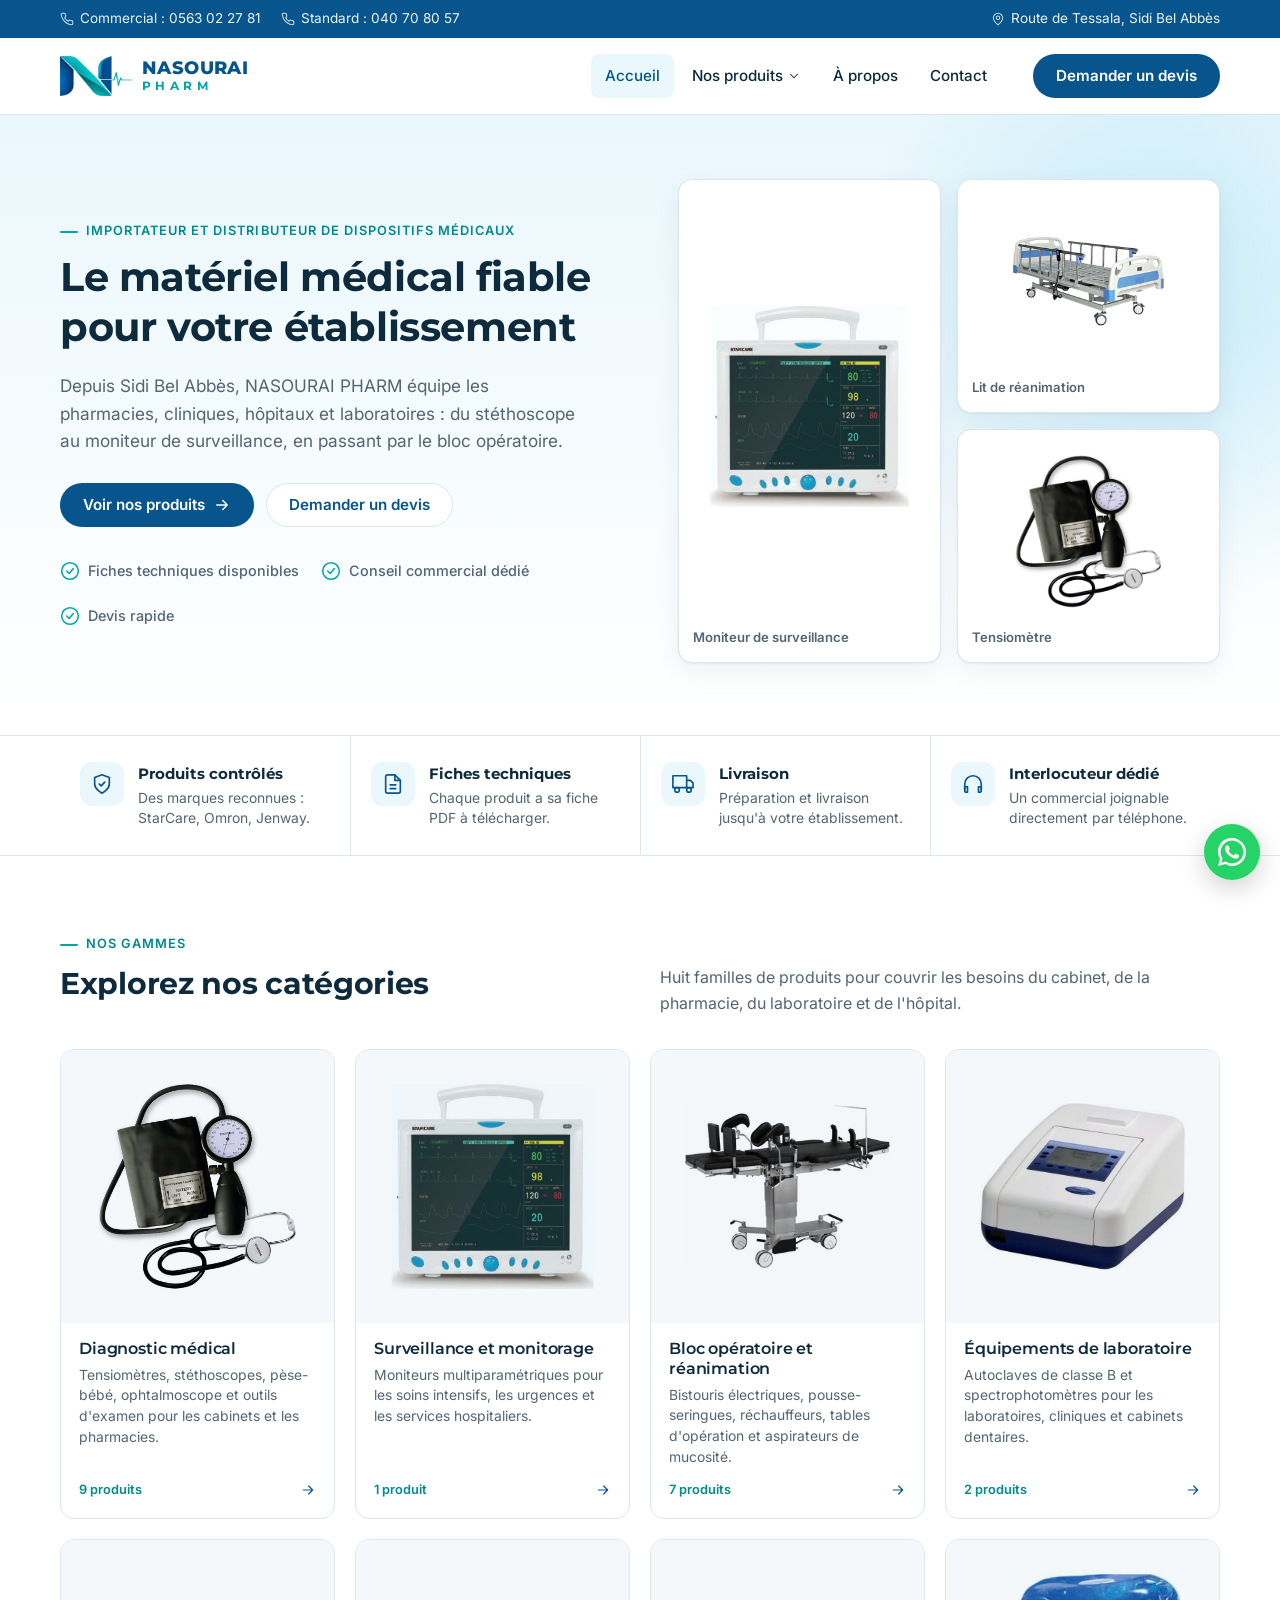
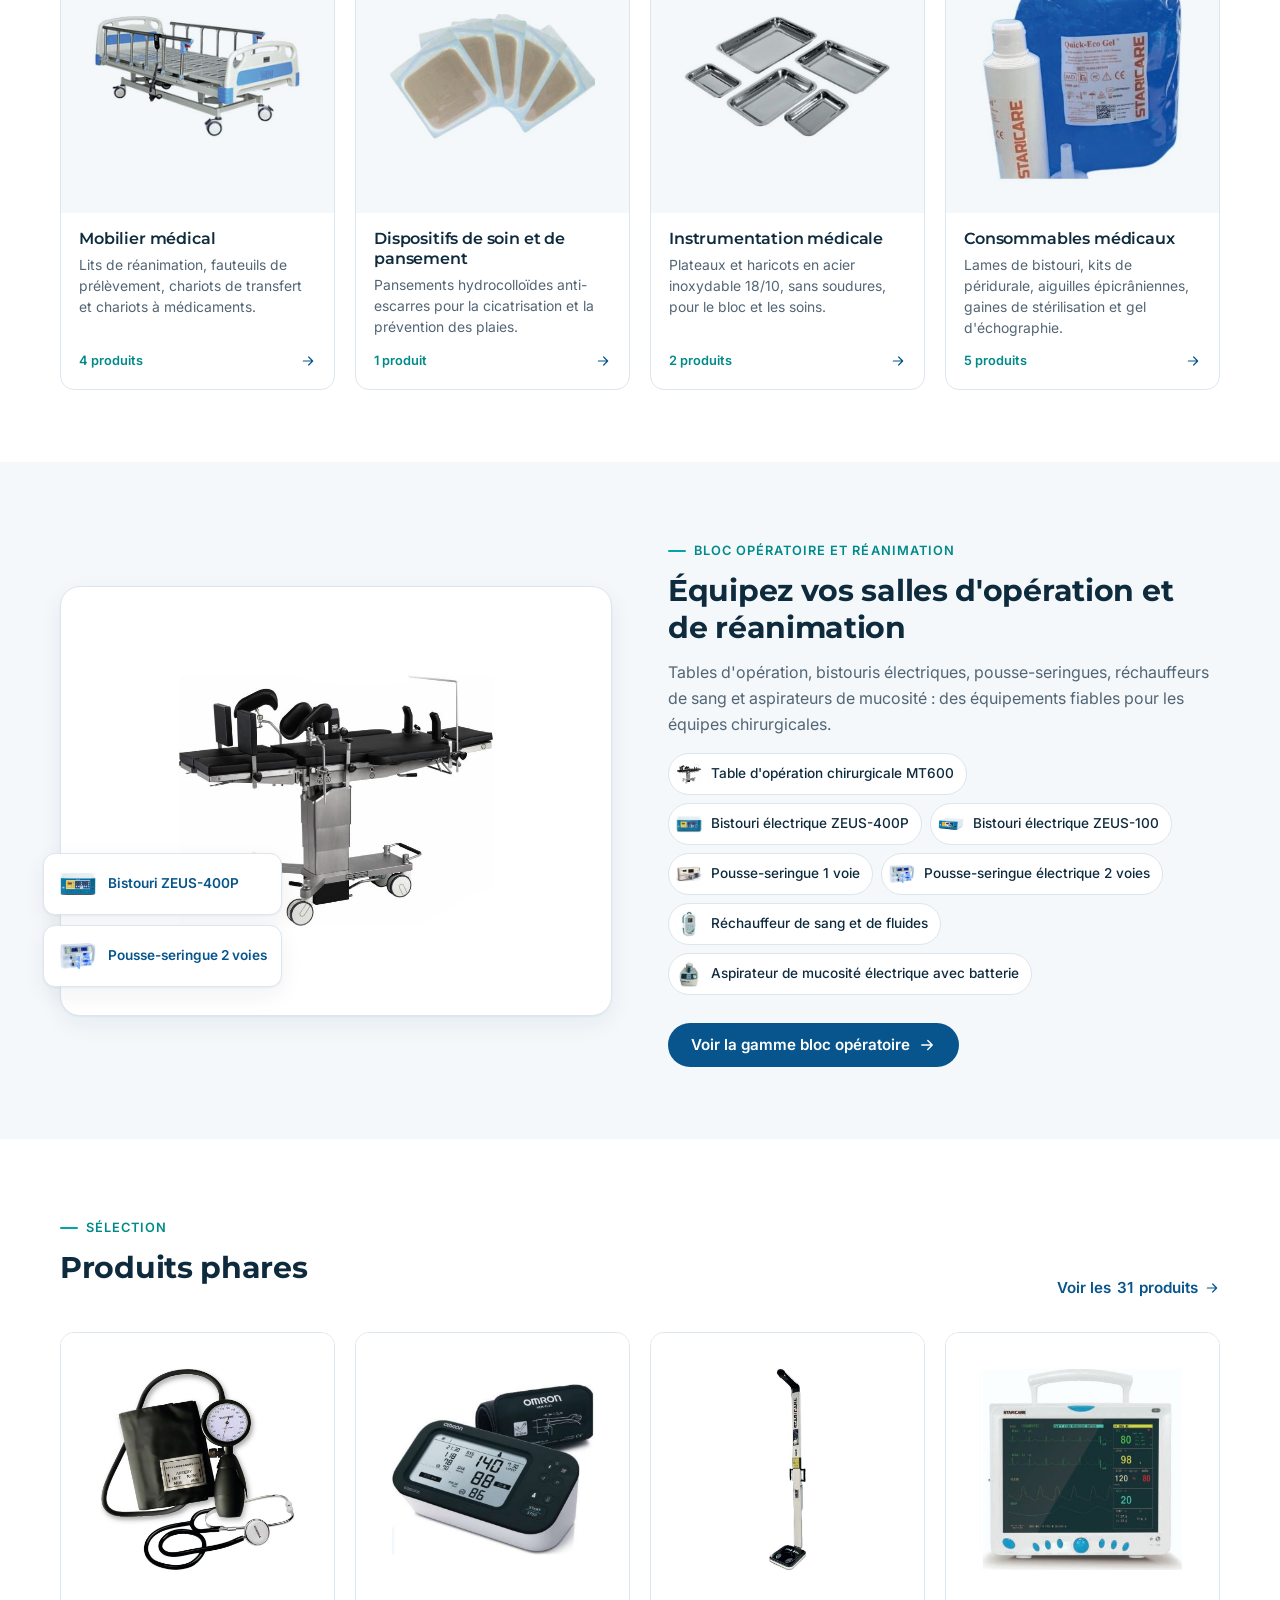
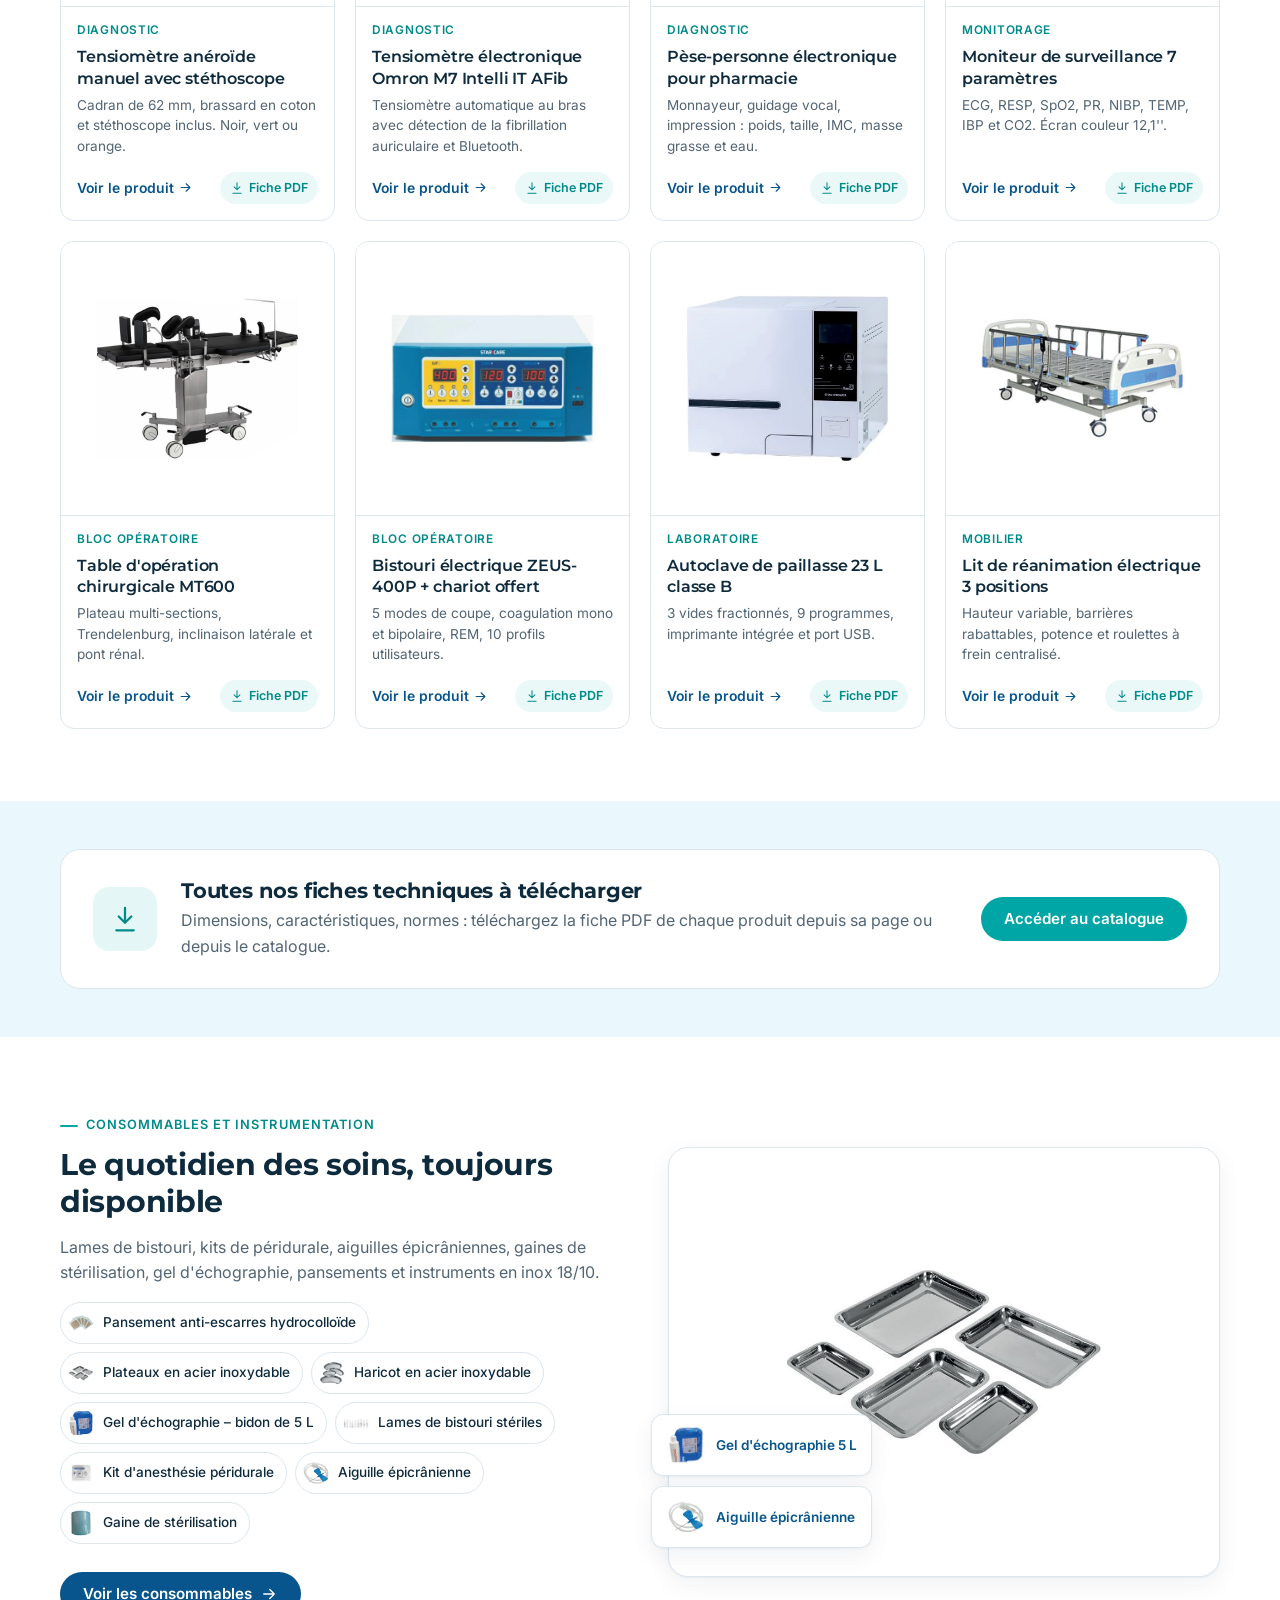
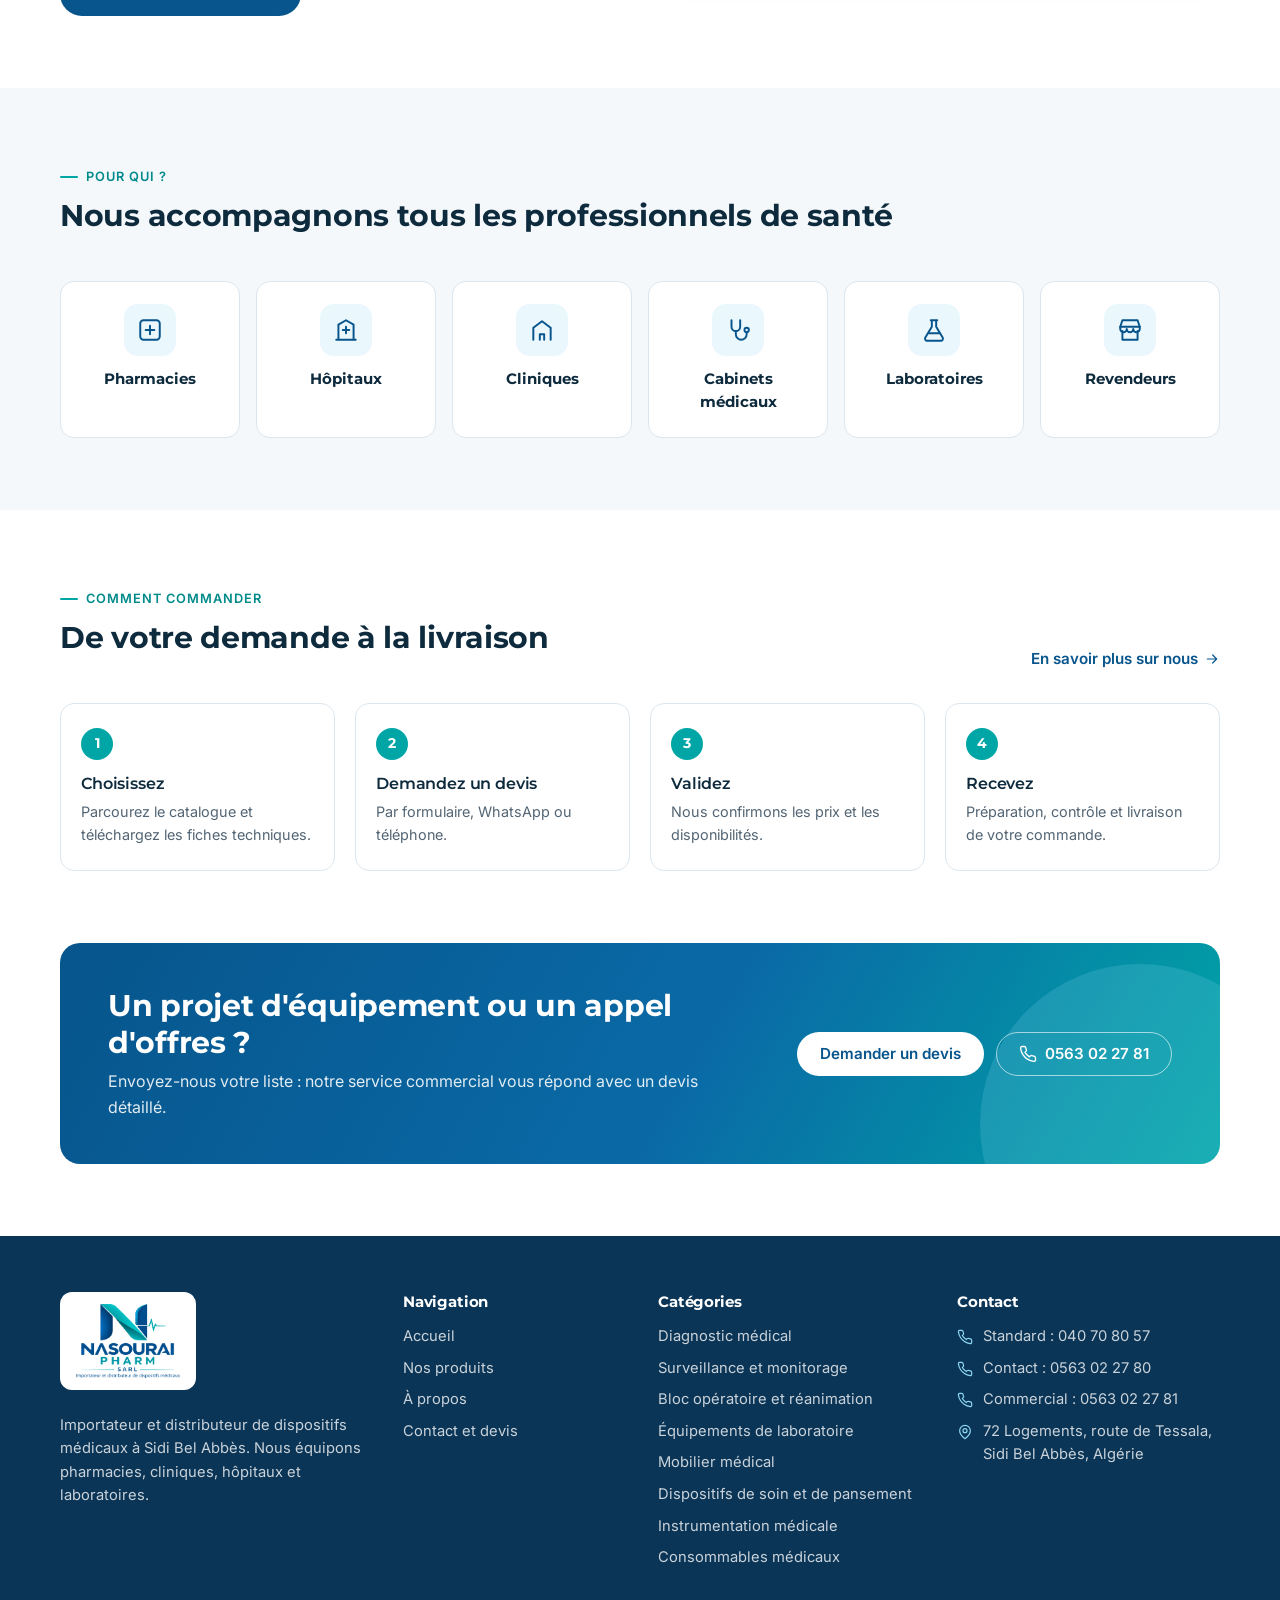
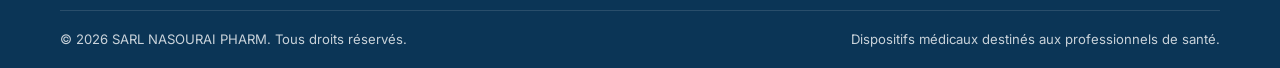
<file: index.html>
<!doctype html>
<html lang="fr">
<head>
<meta charset="utf-8">
<meta name="viewport" content="width=device-width, initial-scale=1">
<title>NASOURAI PHARM | Importateur et distributeur de dispositifs médicaux</title>
<meta name="description" content="SARL NASOURAI PHARM, importateur et distributeur de dispositifs médicaux à Sidi Bel Abbès. Diagnostic, monitorage, bloc opératoire, laboratoire, mobilier médical et consommables. Fiches techniques à télécharger.">
<link rel="icon" href="assets/img/brand/favicon.png">
<link rel="preconnect" href="https://fonts.googleapis.com">
<link rel="preconnect" href="https://fonts.gstatic.com" crossorigin>
<link href="https://fonts.googleapis.com/css2?family=Inter:wght@400;500;600&family=Montserrat:wght@600;700;800&display=swap" rel="stylesheet">
<link rel="stylesheet" href="css/site.css">
<script>try{if(sessionStorage.getItem("np-seen")!=="1"&&!matchMedia("(prefers-reduced-motion: reduce)").matches)document.documentElement.classList.add("pl-on")}catch(e){}</script>
</head>
<body data-page="home">
<div class="preloader" id="preloader" aria-hidden="true">
  <div class="preloader__inner">
    <div class="preloader__top">
      <div class="preloader__logo">
        <img src="assets/img/brand/logo-mark.png" alt="" width="100" height="56">
        <span class="brand__text"><span class="brand__name">NASOURAI</span><span class="brand__sub">PHARM</span></span>
      </div>
      <div class="preloader__count" id="plCount">000</div>
    </div>
    <svg class="preloader__ecg" viewBox="0 0 560 90" preserveAspectRatio="none">
      <defs><linearGradient id="plGrad" x1="0" x2="1"><stop offset="0" stop-color="#07558C"/><stop offset="1" stop-color="#00A6A6"/></linearGradient></defs>
      <path id="plPath" d=""/>
    </svg>
    <div class="preloader__bar"><span id="plBar"></span></div>
    <div class="preloader__bottom"><span>Dispositifs médicaux</span><span>Sidi Bel Abbès — DZ</span></div>
  </div>
</div>
<div id="site-header"></div>

<main>
  <!-- Hero -->
  <section class="hero">
    <div class="container">
      <div class="hero__text">
        <span class="eyebrow">Importateur et distributeur de dispositifs médicaux</span>
        <h1>Le matériel médical fiable pour votre établissement</h1>
        <p class="lead">Depuis Sidi Bel Abbès, NASOURAI PHARM équipe les pharmacies, cliniques, hôpitaux et laboratoires : du stéthoscope au moniteur de surveillance, en passant par le bloc opératoire.</p>
        <div class="hero__actions">
          <a class="btn btn--primary" href="produits.html">Voir nos produits <i data-ico="arrow"></i></a>
          <a class="btn btn--ghost" href="contact.html">Demander un devis</a>
        </div>
        <ul class="hero__trust">
          <li><i data-ico="check"></i>Fiches techniques disponibles</li>
          <li><i data-ico="check"></i>Conseil commercial dédié</li>
          <li><i data-ico="check"></i>Devis rapide</li>
        </ul>
      </div>
      <div class="hero__visual">
        <a class="hero__tile hero__tile--big" href="produit.html#moniteur-7-parametres">
          <img src="assets/img/produits/moniteur-7-parametres.jpg" alt="Moniteur de surveillance 7 paramètres" width="600" height="600">
          <span>Moniteur de surveillance</span>
        </a>
        <a class="hero__tile" href="produit.html#lit-reanimation-electrique">
          <img src="assets/img/produits/lit-reanimation-electrique.jpg" alt="Lit de réanimation électrique" width="400" height="300">
          <span>Lit de réanimation</span>
        </a>
        <a class="hero__tile" href="produit.html#tensiometre-aneroide">
          <img src="assets/img/produits/tensiometre-aneroide.jpg" alt="Tensiomètre anéroïde" width="400" height="300">
          <span>Tensiomètre</span>
        </a>
      </div>
    </div>
  </section>

  <!-- Engagements -->
  <section class="perks" aria-label="Nos engagements">
    <div class="container">
      <div class="perk"><div class="perk__icon"><i data-ico="shield"></i></div><div><strong>Produits contrôlés</strong><span>Des marques reconnues : StarCare, Omron, Jenway.</span></div></div>
      <div class="perk"><div class="perk__icon"><i data-ico="file"></i></div><div><strong>Fiches techniques</strong><span>Chaque produit a sa fiche PDF à télécharger.</span></div></div>
      <div class="perk"><div class="perk__icon"><i data-ico="truck"></i></div><div><strong>Livraison</strong><span>Préparation et livraison jusqu'à votre établissement.</span></div></div>
      <div class="perk"><div class="perk__icon"><i data-ico="headset"></i></div><div><strong>Interlocuteur dédié</strong><span>Un commercial joignable directement par téléphone.</span></div></div>
    </div>
  </section>

  <!-- Catégories -->
  <section class="section">
    <div class="container">
      <div class="section__head">
        <div>
          <span class="eyebrow">Nos gammes</span>
          <h2>Explorez nos catégories</h2>
        </div>
        <p>Huit familles de produits pour couvrir les besoins du cabinet, de la pharmacie, du laboratoire et de l'hôpital.</p>
      </div>
      <div class="cat-grid" id="home-cats"></div>
    </div>
  </section>

  <!-- Bloc opératoire en avant -->
  <section class="section section--soft">
    <div class="container split">
      <div class="split__media reveal">
        <img src="assets/img/produits/table-operatoire-mt600.jpg" alt="Table d'opération chirurgicale MT600" loading="lazy" width="900" height="900">
        <div class="split__chips">
          <a class="chip-float" href="produit.html#bistouri-zeus-400p"><img src="assets/img/produits/bistouri-zeus-400p.jpg" alt="">Bistouri ZEUS-400P</a>
          <a class="chip-float" href="produit.html#pousse-seringue-2-voies"><img src="assets/img/produits/pousse-seringue-2-voies.jpg" alt="">Pousse-seringue 2 voies</a>
        </div>
      </div>
      <div class="reveal">
        <span class="eyebrow">Bloc opératoire et réanimation</span>
        <h2>Équipez vos salles d'opération et de réanimation</h2>
        <p class="muted">Tables d'opération, bistouris électriques, pousse-seringues, réchauffeurs de sang et aspirateurs de mucosité : des équipements fiables pour les équipes chirurgicales.</p>
        <div class="mini-links" id="home-bloc-links"></div>
        <a class="btn btn--primary" href="produits.html#bloc">Voir la gamme bloc opératoire <i data-ico="arrow"></i></a>
      </div>
    </div>
  </section>

  <!-- Produits phares -->
  <section class="section">
    <div class="container">
      <div class="section__head">
        <div>
          <span class="eyebrow">Sélection</span>
          <h2>Produits phares</h2>
        </div>
        <a class="link-arrow" href="produits.html">Voir les <span id="home-count"></span> produits <i data-ico="arrow"></i></a>
      </div>
      <div class="prod-grid" id="home-featured"></div>
    </div>
  </section>

  <!-- Fiches techniques -->
  <section class="section section--sky" style="padding:48px 0">
    <div class="container">
      <div class="doc-band reveal">
        <div class="doc-band__icon"><i data-ico="download"></i></div>
        <div>
          <h2>Toutes nos fiches techniques à télécharger</h2>
          <p>Dimensions, caractéristiques, normes : téléchargez la fiche PDF de chaque produit depuis sa page ou depuis le catalogue.</p>
        </div>
        <a class="btn btn--teal" href="produits.html">Accéder au catalogue</a>
      </div>
    </div>
  </section>

  <!-- Consommables -->
  <section class="section">
    <div class="container split">
      <div class="reveal">
        <span class="eyebrow">Consommables et instrumentation</span>
        <h2>Le quotidien des soins, toujours disponible</h2>
        <p class="muted">Lames de bistouri, kits de péridurale, aiguilles épicrâniennes, gaines de stérilisation, gel d'échographie, pansements et instruments en inox 18/10.</p>
        <div class="mini-links" id="home-cons-links"></div>
        <a class="btn btn--primary" href="produits.html#consommables">Voir les consommables <i data-ico="arrow"></i></a>
      </div>
      <div class="split__media reveal">
        <img src="assets/img/produits/plateaux-inox.jpg" alt="Plateaux en acier inoxydable" loading="lazy" width="900" height="900">
        <div class="split__chips">
          <a class="chip-float" href="produit.html#gel-echographie-5l"><img src="assets/img/produits/gel-echographie-5l.jpg" alt="">Gel d'échographie 5 L</a>
          <a class="chip-float" href="produit.html#aiguille-epicranienne"><img src="assets/img/produits/aiguille-epicranienne.jpg" alt="">Aiguille épicrânienne</a>
        </div>
      </div>
    </div>
  </section>

  <!-- Secteurs -->
  <section class="section section--soft">
    <div class="container">
      <div class="section__head">
        <div>
          <span class="eyebrow">Pour qui ?</span>
          <h2>Nous accompagnons tous les professionnels de santé</h2>
        </div>
      </div>
      <div class="sectors">
        <div class="sector reveal"><div class="sector__icon"><i data-ico="pharmacy"></i></div><strong>Pharmacies</strong></div>
        <div class="sector reveal"><div class="sector__icon"><i data-ico="hospital"></i></div><strong>Hôpitaux</strong></div>
        <div class="sector reveal"><div class="sector__icon"><i data-ico="clinic"></i></div><strong>Cliniques</strong></div>
        <div class="sector reveal"><div class="sector__icon"><i data-ico="stetho"></i></div><strong>Cabinets médicaux</strong></div>
        <div class="sector reveal"><div class="sector__icon"><i data-ico="flask"></i></div><strong>Laboratoires</strong></div>
        <div class="sector reveal"><div class="sector__icon"><i data-ico="store"></i></div><strong>Revendeurs</strong></div>
      </div>
    </div>
  </section>

  <!-- Méthode -->
  <section class="section">
    <div class="container">
      <div class="section__head">
        <div>
          <span class="eyebrow">Comment commander</span>
          <h2>De votre demande à la livraison</h2>
        </div>
        <a class="link-arrow" href="a-propos.html">En savoir plus sur nous <i data-ico="arrow"></i></a>
      </div>
      <div class="steps">
        <div class="step reveal"><div class="step__num">1</div><h3>Choisissez</h3><p>Parcourez le catalogue et téléchargez les fiches techniques.</p></div>
        <div class="step reveal"><div class="step__num">2</div><h3>Demandez un devis</h3><p>Par formulaire, WhatsApp ou téléphone.</p></div>
        <div class="step reveal"><div class="step__num">3</div><h3>Validez</h3><p>Nous confirmons les prix et les disponibilités.</p></div>
        <div class="step reveal"><div class="step__num">4</div><h3>Recevez</h3><p>Préparation, contrôle et livraison de votre commande.</p></div>
      </div>
    </div>
  </section>

  <!-- CTA -->
  <section class="section" style="padding-top:0">
    <div class="container">
      <div class="cta-band">
        <div>
          <h2>Un projet d'équipement ou un appel d'offres ?</h2>
          <p>Envoyez-nous votre liste : notre service commercial vous répond avec un devis détaillé.</p>
        </div>
        <div class="cta-band__actions">
          <a class="btn btn--white" href="contact.html">Demander un devis</a>
          <a class="btn btn--ghost-w" href="tel:+213563022781"><i data-ico="phone"></i>0563 02 27 81</a>
        </div>
      </div>
    </div>
  </section>
</main>

<div id="site-footer"></div>
<script src="js/data.js"></script>
<script src="js/site.js"></script>
</body>
</html>
</file>
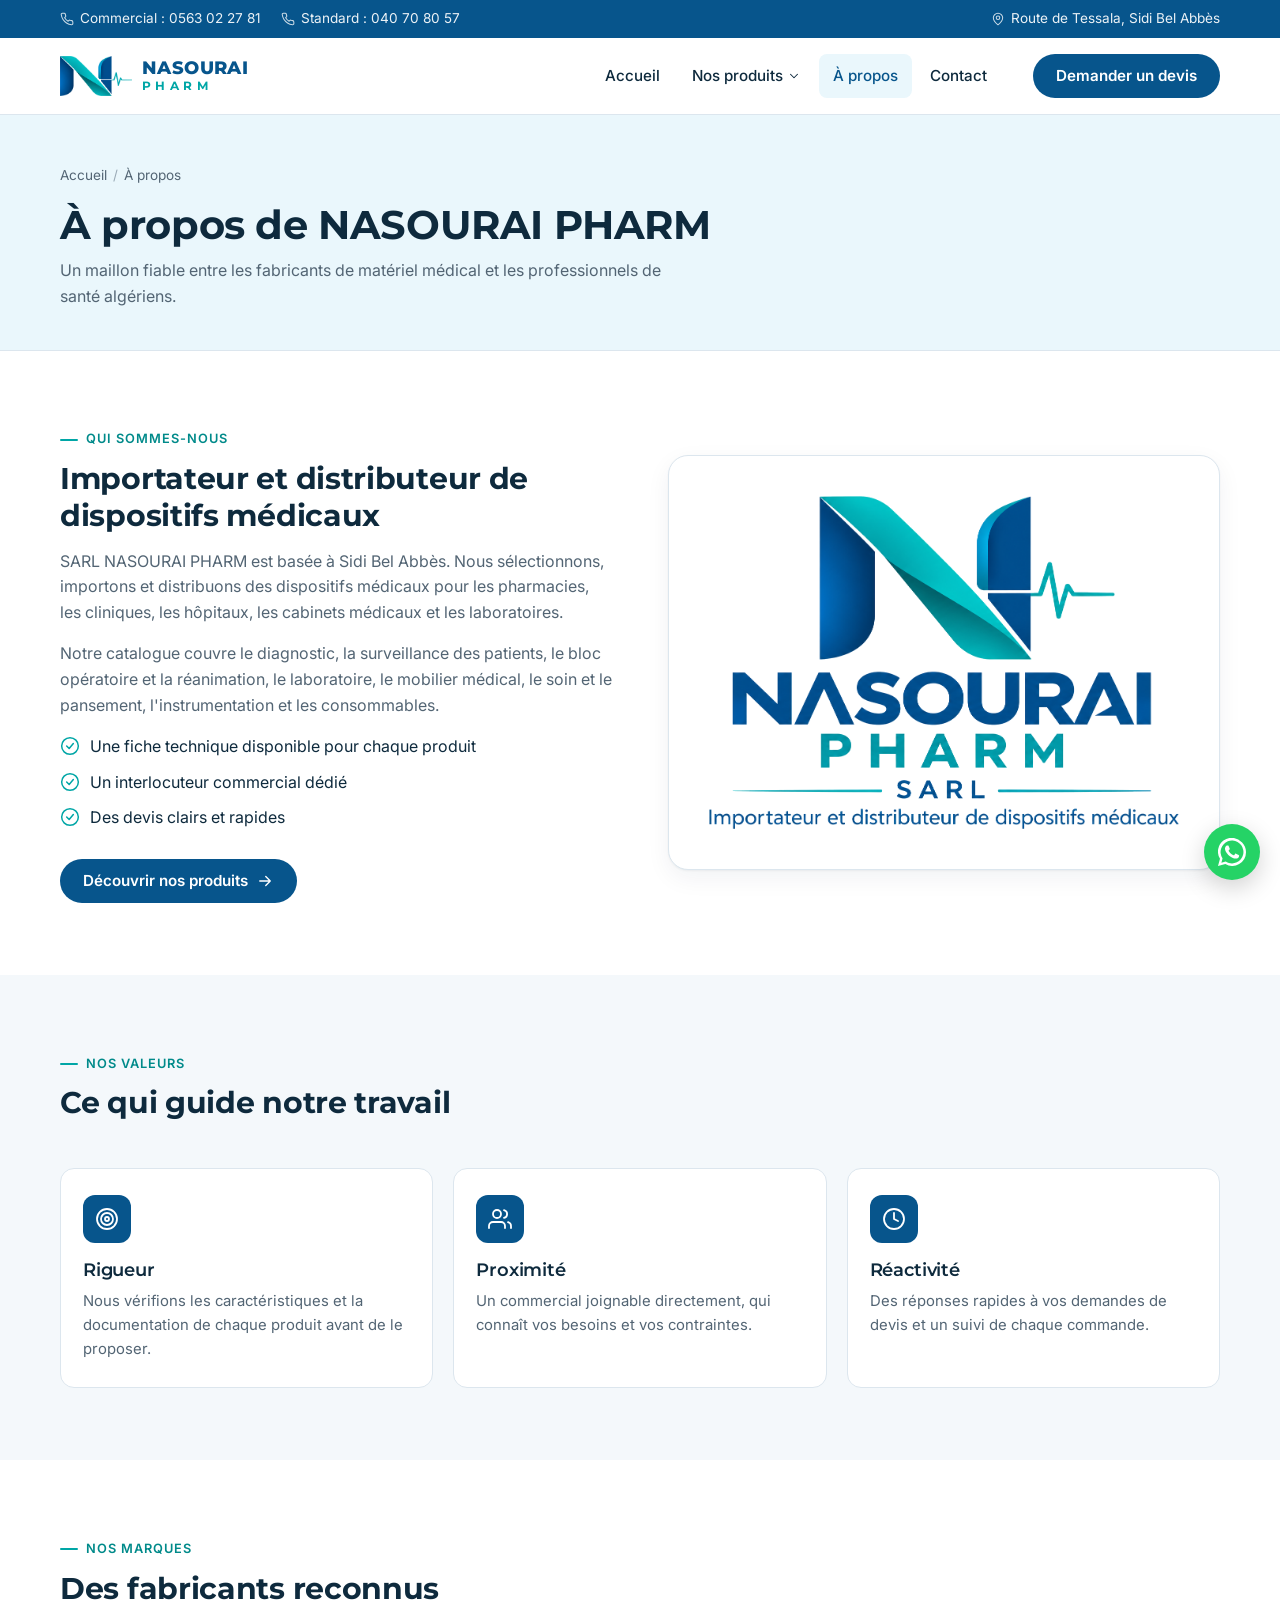
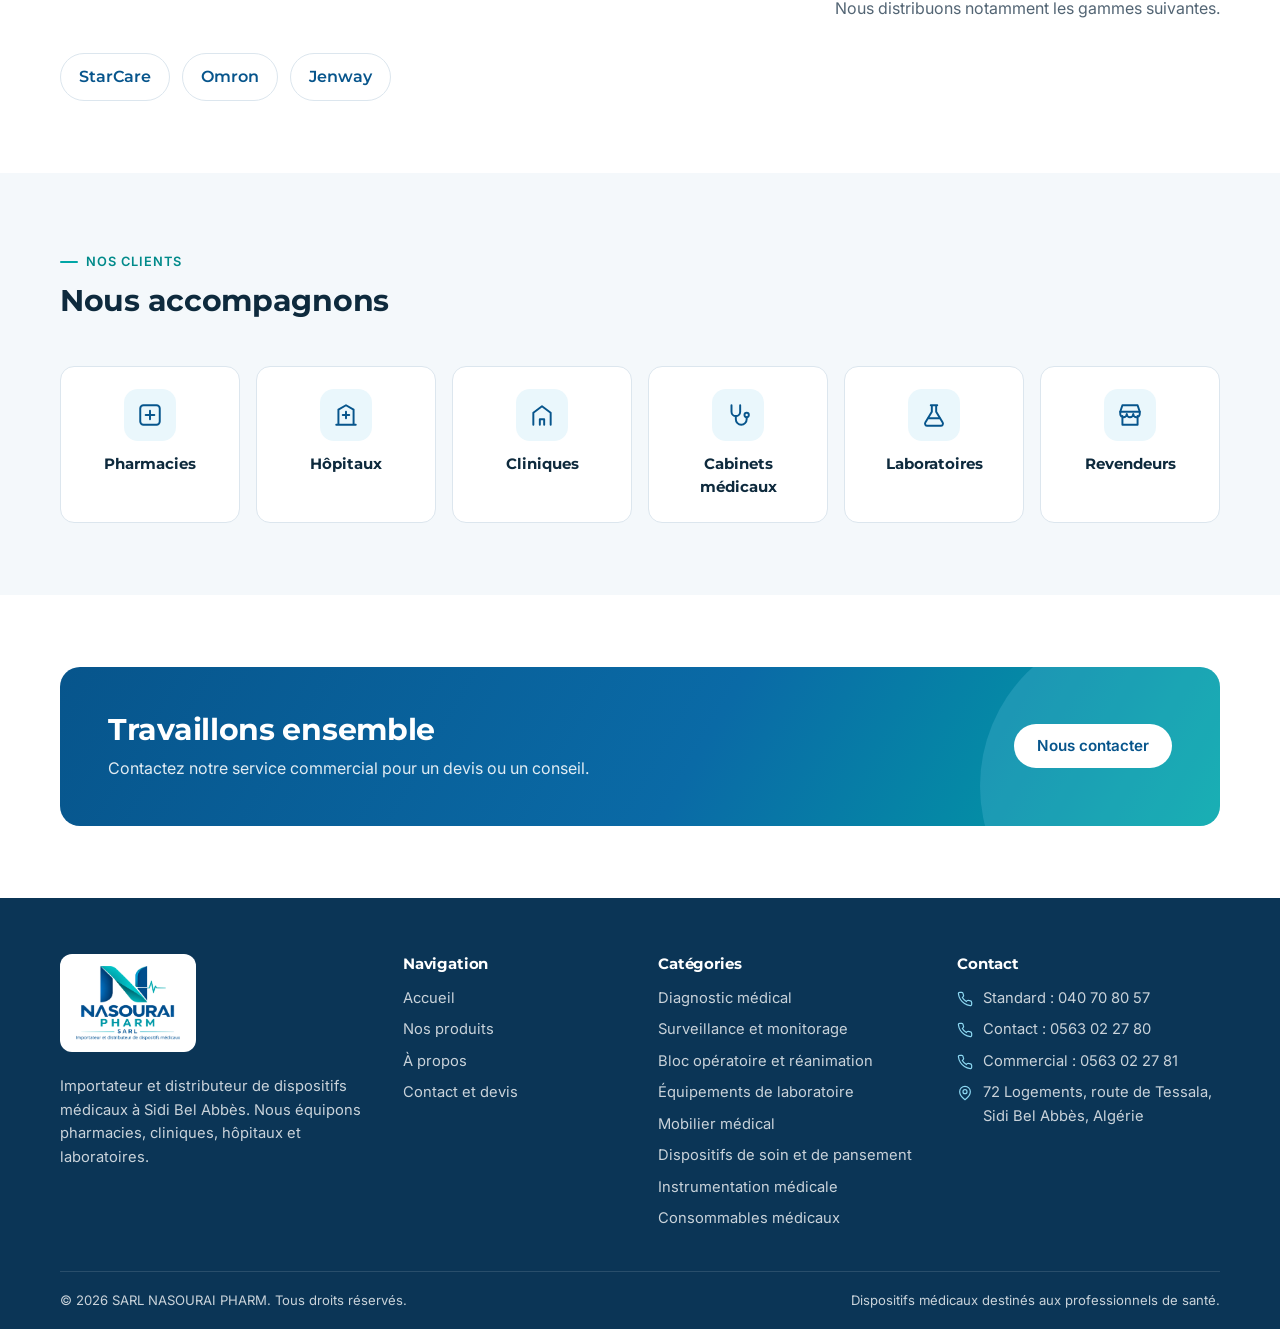
<file: a-propos.html>
<!doctype html>
<html lang="fr">
<head>
<meta charset="utf-8">
<meta name="viewport" content="width=device-width, initial-scale=1">
<title>À propos | NASOURAI PHARM</title>
<meta name="description" content="SARL NASOURAI PHARM, importateur et distributeur de dispositifs médicaux basé à Sidi Bel Abbès. Notre mission, nos valeurs et nos marques.">
<link rel="icon" href="assets/img/brand/favicon.png">
<link rel="preconnect" href="https://fonts.googleapis.com">
<link rel="preconnect" href="https://fonts.gstatic.com" crossorigin>
<link href="https://fonts.googleapis.com/css2?family=Inter:wght@400;500;600&family=Montserrat:wght@600;700;800&display=swap" rel="stylesheet">
<link rel="stylesheet" href="css/site.css">
<script>try{if(sessionStorage.getItem("np-seen")!=="1"&&!matchMedia("(prefers-reduced-motion: reduce)").matches)document.documentElement.classList.add("pl-on")}catch(e){}</script>
</head>
<body data-page="about">
<div class="preloader" id="preloader" aria-hidden="true">
  <div class="preloader__inner">
    <div class="preloader__top">
      <div class="preloader__logo">
        <img src="assets/img/brand/logo-mark.png" alt="" width="100" height="56">
        <span class="brand__text"><span class="brand__name">NASOURAI</span><span class="brand__sub">PHARM</span></span>
      </div>
      <div class="preloader__count" id="plCount">000</div>
    </div>
    <svg class="preloader__ecg" viewBox="0 0 560 90" preserveAspectRatio="none">
      <defs><linearGradient id="plGrad" x1="0" x2="1"><stop offset="0" stop-color="#07558C"/><stop offset="1" stop-color="#00A6A6"/></linearGradient></defs>
      <path id="plPath" d=""/>
    </svg>
    <div class="preloader__bar"><span id="plBar"></span></div>
    <div class="preloader__bottom"><span>Dispositifs médicaux</span><span>Sidi Bel Abbès — DZ</span></div>
  </div>
</div>
<div id="site-header"></div>

<main>
  <section class="page-head">
    <div class="container">
      <ol class="crumbs"><li><a href="index.html">Accueil</a></li><li aria-current="page">À propos</li></ol>
      <h1>À propos de NASOURAI PHARM</h1>
      <p>Un maillon fiable entre les fabricants de matériel médical et les professionnels de santé algériens.</p>
    </div>
  </section>

  <section class="section">
    <div class="container split">
      <div class="reveal">
        <span class="eyebrow">Qui sommes-nous</span>
        <h2>Importateur et distributeur de dispositifs médicaux</h2>
        <p class="muted">SARL NASOURAI PHARM est basée à Sidi Bel Abbès. Nous sélectionnons, importons et distribuons des dispositifs médicaux pour les pharmacies, les cliniques, les hôpitaux, les cabinets médicaux et les laboratoires.</p>
        <p class="muted">Notre catalogue couvre le diagnostic, la surveillance des patients, le bloc opératoire et la réanimation, le laboratoire, le mobilier médical, le soin et le pansement, l'instrumentation et les consommables.</p>
        <ul class="checklist">
          <li><i data-ico="check"></i><span>Une fiche technique disponible pour chaque produit</span></li>
          <li><i data-ico="check"></i><span>Un interlocuteur commercial dédié</span></li>
          <li><i data-ico="check"></i><span>Des devis clairs et rapides</span></li>
        </ul>
        <a class="btn btn--primary" href="produits.html">Découvrir nos produits <i data-ico="arrow"></i></a>
      </div>
      <div class="about-logo reveal">
        <img src="assets/img/brand/logo.png" alt="NASOURAI PHARM SARL, importateur et distributeur de dispositifs médicaux" width="1200" height="800">
      </div>
    </div>
  </section>

  <section class="section section--soft">
    <div class="container">
      <div class="section__head">
        <div><span class="eyebrow">Nos valeurs</span><h2>Ce qui guide notre travail</h2></div>
      </div>
      <div class="values">
        <div class="value reveal"><div class="value__icon"><i data-ico="target"></i></div><h3>Rigueur</h3><p>Nous vérifions les caractéristiques et la documentation de chaque produit avant de le proposer.</p></div>
        <div class="value reveal"><div class="value__icon"><i data-ico="users"></i></div><h3>Proximité</h3><p>Un commercial joignable directement, qui connaît vos besoins et vos contraintes.</p></div>
        <div class="value reveal"><div class="value__icon"><i data-ico="clock"></i></div><h3>Réactivité</h3><p>Des réponses rapides à vos demandes de devis et un suivi de chaque commande.</p></div>
      </div>
    </div>
  </section>

  <section class="section">
    <div class="container">
      <div class="section__head">
        <div><span class="eyebrow">Nos marques</span><h2>Des fabricants reconnus</h2></div>
        <p>Nous distribuons notamment les gammes suivantes.</p>
      </div>
      <div class="brands">
        <span class="brand-pill">StarCare</span>
        <span class="brand-pill">Omron</span>
        <span class="brand-pill">Jenway</span>
      </div>
    </div>
  </section>

  <section class="section section--soft">
    <div class="container">
      <div class="section__head">
        <div><span class="eyebrow">Nos clients</span><h2>Nous accompagnons</h2></div>
      </div>
      <div class="sectors">
        <div class="sector reveal"><div class="sector__icon"><i data-ico="pharmacy"></i></div><strong>Pharmacies</strong></div>
        <div class="sector reveal"><div class="sector__icon"><i data-ico="hospital"></i></div><strong>Hôpitaux</strong></div>
        <div class="sector reveal"><div class="sector__icon"><i data-ico="clinic"></i></div><strong>Cliniques</strong></div>
        <div class="sector reveal"><div class="sector__icon"><i data-ico="stetho"></i></div><strong>Cabinets médicaux</strong></div>
        <div class="sector reveal"><div class="sector__icon"><i data-ico="flask"></i></div><strong>Laboratoires</strong></div>
        <div class="sector reveal"><div class="sector__icon"><i data-ico="store"></i></div><strong>Revendeurs</strong></div>
      </div>
    </div>
  </section>

  <section class="section">
    <div class="container">
      <div class="cta-band">
        <div>
          <h2>Travaillons ensemble</h2>
          <p>Contactez notre service commercial pour un devis ou un conseil.</p>
        </div>
        <div class="cta-band__actions">
          <a class="btn btn--white" href="contact.html">Nous contacter</a>
        </div>
      </div>
    </div>
  </section>
</main>

<div id="site-footer"></div>
<script src="js/data.js"></script>
<script src="js/site.js"></script>
</body>
</html>
</file>
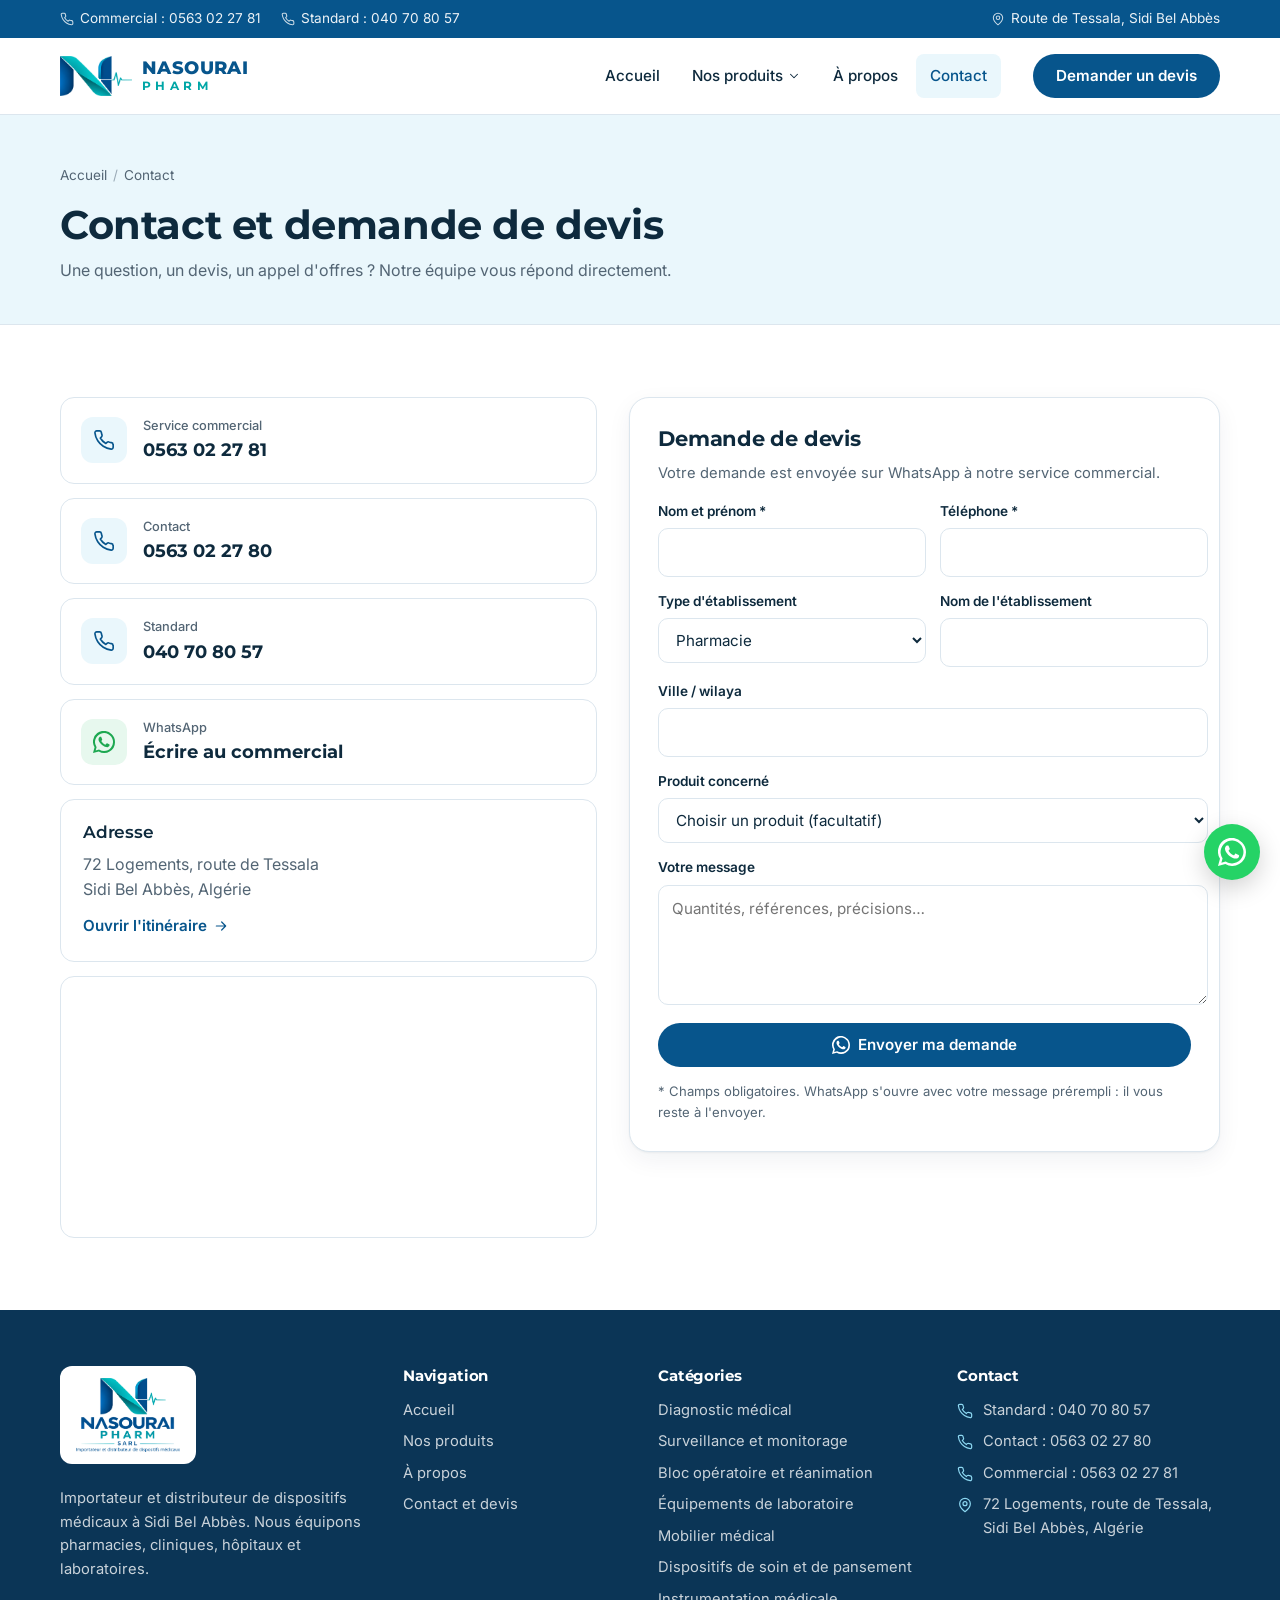
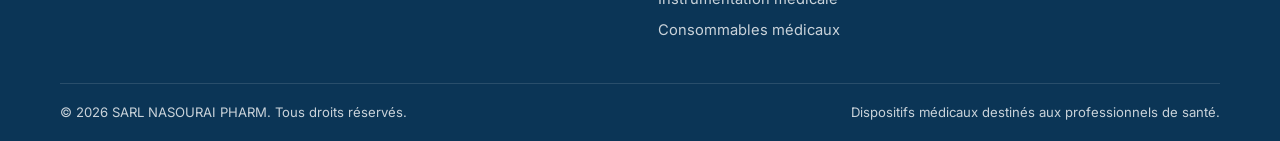
<file: contact.html>
<!doctype html>
<html lang="fr">
<head>
<meta charset="utf-8">
<meta name="viewport" content="width=device-width, initial-scale=1">
<title>Contact et devis | NASOURAI PHARM</title>
<meta name="description" content="Contactez NASOURAI PHARM à Sidi Bel Abbès : standard 040 70 80 57, commercial 0563 02 27 81. Demande de devis par formulaire ou WhatsApp.">
<link rel="icon" href="assets/img/brand/favicon.png">
<link rel="preconnect" href="https://fonts.googleapis.com">
<link rel="preconnect" href="https://fonts.gstatic.com" crossorigin>
<link href="https://fonts.googleapis.com/css2?family=Inter:wght@400;500;600&family=Montserrat:wght@600;700;800&display=swap" rel="stylesheet">
<link rel="stylesheet" href="css/site.css">
<script>try{if(sessionStorage.getItem("np-seen")!=="1"&&!matchMedia("(prefers-reduced-motion: reduce)").matches)document.documentElement.classList.add("pl-on")}catch(e){}</script>
</head>
<body data-page="contact">
<div class="preloader" id="preloader" aria-hidden="true">
  <div class="preloader__inner">
    <div class="preloader__top">
      <div class="preloader__logo">
        <img src="assets/img/brand/logo-mark.png" alt="" width="100" height="56">
        <span class="brand__text"><span class="brand__name">NASOURAI</span><span class="brand__sub">PHARM</span></span>
      </div>
      <div class="preloader__count" id="plCount">000</div>
    </div>
    <svg class="preloader__ecg" viewBox="0 0 560 90" preserveAspectRatio="none">
      <defs><linearGradient id="plGrad" x1="0" x2="1"><stop offset="0" stop-color="#07558C"/><stop offset="1" stop-color="#00A6A6"/></linearGradient></defs>
      <path id="plPath" d=""/>
    </svg>
    <div class="preloader__bar"><span id="plBar"></span></div>
    <div class="preloader__bottom"><span>Dispositifs médicaux</span><span>Sidi Bel Abbès — DZ</span></div>
  </div>
</div>
<div id="site-header"></div>

<main>
  <section class="page-head">
    <div class="container">
      <ol class="crumbs"><li><a href="index.html">Accueil</a></li><li aria-current="page">Contact</li></ol>
      <h1>Contact et demande de devis</h1>
      <p>Une question, un devis, un appel d'offres ? Notre équipe vous répond directement.</p>
    </div>
  </section>

  <section class="section">
    <div class="container contact-grid">
      <div>
        <div class="phone-cards">
          <a class="phone-card" href="tel:+213563022781"><div class="phone-card__icon"><i data-ico="phone"></i></div><div><small>Service commercial</small><strong>0563 02 27 81</strong></div></a>
          <a class="phone-card" href="tel:+213563022780"><div class="phone-card__icon"><i data-ico="phone"></i></div><div><small>Contact</small><strong>0563 02 27 80</strong></div></a>
          <a class="phone-card" href="tel:+21340708057"><div class="phone-card__icon"><i data-ico="phone"></i></div><div><small>Standard</small><strong>040 70 80 57</strong></div></a>
          <a class="phone-card phone-card--wa" href="https://wa.me/213563022781" target="_blank" rel="noopener"><div class="phone-card__icon"><i data-ico="whatsapp"></i></div><div><small>WhatsApp</small><strong>Écrire au commercial</strong></div></a>
        </div>
        <div class="side-card" style="margin-top:14px">
          <h3>Adresse</h3>
          <p class="muted" style="margin:0 0 10px">72 Logements, route de Tessala<br>Sidi Bel Abbès, Algérie</p>
          <a class="link-arrow" href="https://www.google.com/maps/search/?api=1&amp;query=Route+Tessala+Sidi+Bel+Abbes+Algerie" target="_blank" rel="noopener">Ouvrir l'itinéraire <i data-ico="arrow"></i></a>
        </div>
        <div class="map">
          <iframe src="https://www.google.com/maps?q=Route+Tessala,+Sidi+Bel+Abbes,+Algerie&amp;output=embed" title="Carte : NASOURAI PHARM, Sidi Bel Abbès" loading="lazy" referrerpolicy="no-referrer-when-downgrade"></iframe>
        </div>
      </div>

      <form class="form" id="quote-form">
        <h2>Demande de devis</h2>
        <p class="muted" style="font-size:.92rem">Votre demande est envoyée sur WhatsApp à notre service commercial.</p>
        <div class="form__grid">
          <div class="field"><label for="f-nom">Nom et prénom *</label><input id="f-nom" required autocomplete="name"></div>
          <div class="field"><label for="f-tel">Téléphone *</label><input id="f-tel" type="tel" required autocomplete="tel"></div>
          <div class="field"><label for="f-type">Type d'établissement</label>
            <select id="f-type"><option>Pharmacie</option><option>Clinique</option><option>Hôpital</option><option>Cabinet médical</option><option>Laboratoire</option><option>Revendeur</option><option>Autre</option></select>
          </div>
          <div class="field"><label for="f-etab">Nom de l'établissement</label><input id="f-etab" autocomplete="organization"></div>
          <div class="field field--full"><label for="f-ville">Ville / wilaya</label><input id="f-ville" autocomplete="address-level2"></div>
          <div class="field field--full"><label for="f-produit">Produit concerné</label><select id="f-produit"></select></div>
          <div class="field field--full"><label for="f-msg">Votre message</label><textarea id="f-msg" placeholder="Quantités, références, précisions…"></textarea></div>
        </div>
        <button class="btn btn--primary btn--block" type="submit" style="margin-top:18px"><i data-ico="whatsapp"></i>Envoyer ma demande</button>
        <p class="form__note">* Champs obligatoires. WhatsApp s'ouvre avec votre message prérempli : il vous reste à l'envoyer.</p>
      </form>
    </div>
  </section>
</main>

<div id="site-footer"></div>
<script src="js/data.js"></script>
<script src="js/site.js"></script>
</body>
</html>
</file>
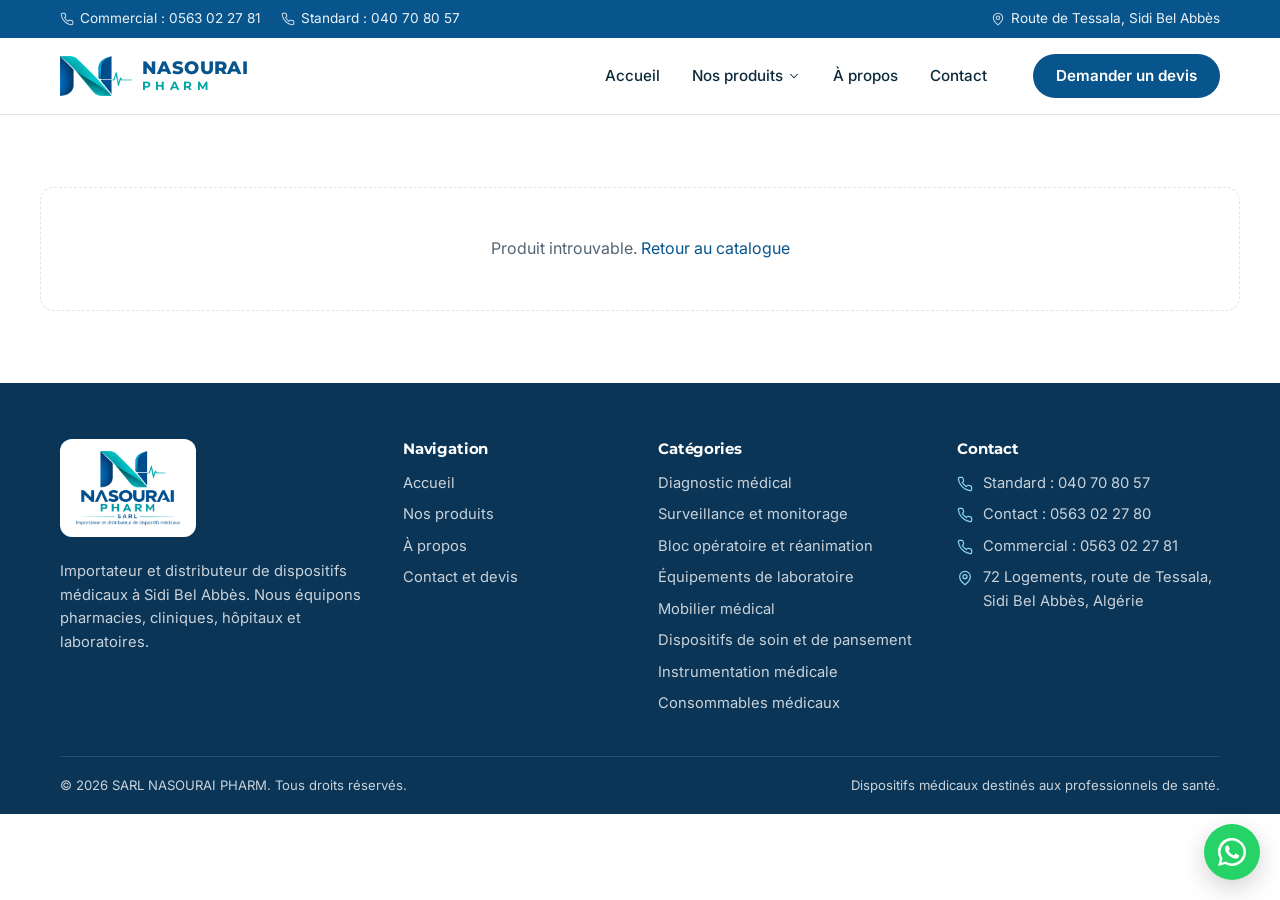
<file: produit.html>
<!doctype html>
<html lang="fr">
<head>
<meta charset="utf-8">
<meta name="viewport" content="width=device-width, initial-scale=1">
<title>Produit | NASOURAI PHARM</title>
<meta name="description" content="Fiche produit NASOURAI PHARM : caractéristiques techniques, photos et fiche technique PDF à télécharger.">
<link rel="icon" href="assets/img/brand/favicon.png">
<link rel="preconnect" href="https://fonts.googleapis.com">
<link rel="preconnect" href="https://fonts.gstatic.com" crossorigin>
<link href="https://fonts.googleapis.com/css2?family=Inter:wght@400;500;600&family=Montserrat:wght@600;700;800&display=swap" rel="stylesheet">
<link rel="stylesheet" href="css/site.css">
<script>try{if(sessionStorage.getItem("np-seen")!=="1"&&!matchMedia("(prefers-reduced-motion: reduce)").matches)document.documentElement.classList.add("pl-on")}catch(e){}</script>
</head>
<body data-page="product">
<div class="preloader" id="preloader" aria-hidden="true">
  <div class="preloader__inner">
    <div class="preloader__top">
      <div class="preloader__logo">
        <img src="assets/img/brand/logo-mark.png" alt="" width="100" height="56">
        <span class="brand__text"><span class="brand__name">NASOURAI</span><span class="brand__sub">PHARM</span></span>
      </div>
      <div class="preloader__count" id="plCount">000</div>
    </div>
    <svg class="preloader__ecg" viewBox="0 0 560 90" preserveAspectRatio="none">
      <defs><linearGradient id="plGrad" x1="0" x2="1"><stop offset="0" stop-color="#07558C"/><stop offset="1" stop-color="#00A6A6"/></linearGradient></defs>
      <path id="plPath" d=""/>
    </svg>
    <div class="preloader__bar"><span id="plBar"></span></div>
    <div class="preloader__bottom"><span>Dispositifs médicaux</span><span>Sidi Bel Abbès — DZ</span></div>
  </div>
</div>
<div id="site-header"></div>
<main id="product"></main>
<div id="site-footer"></div>
<script src="js/data.js"></script>
<script src="js/site.js"></script>
</body>
</html>
</file>
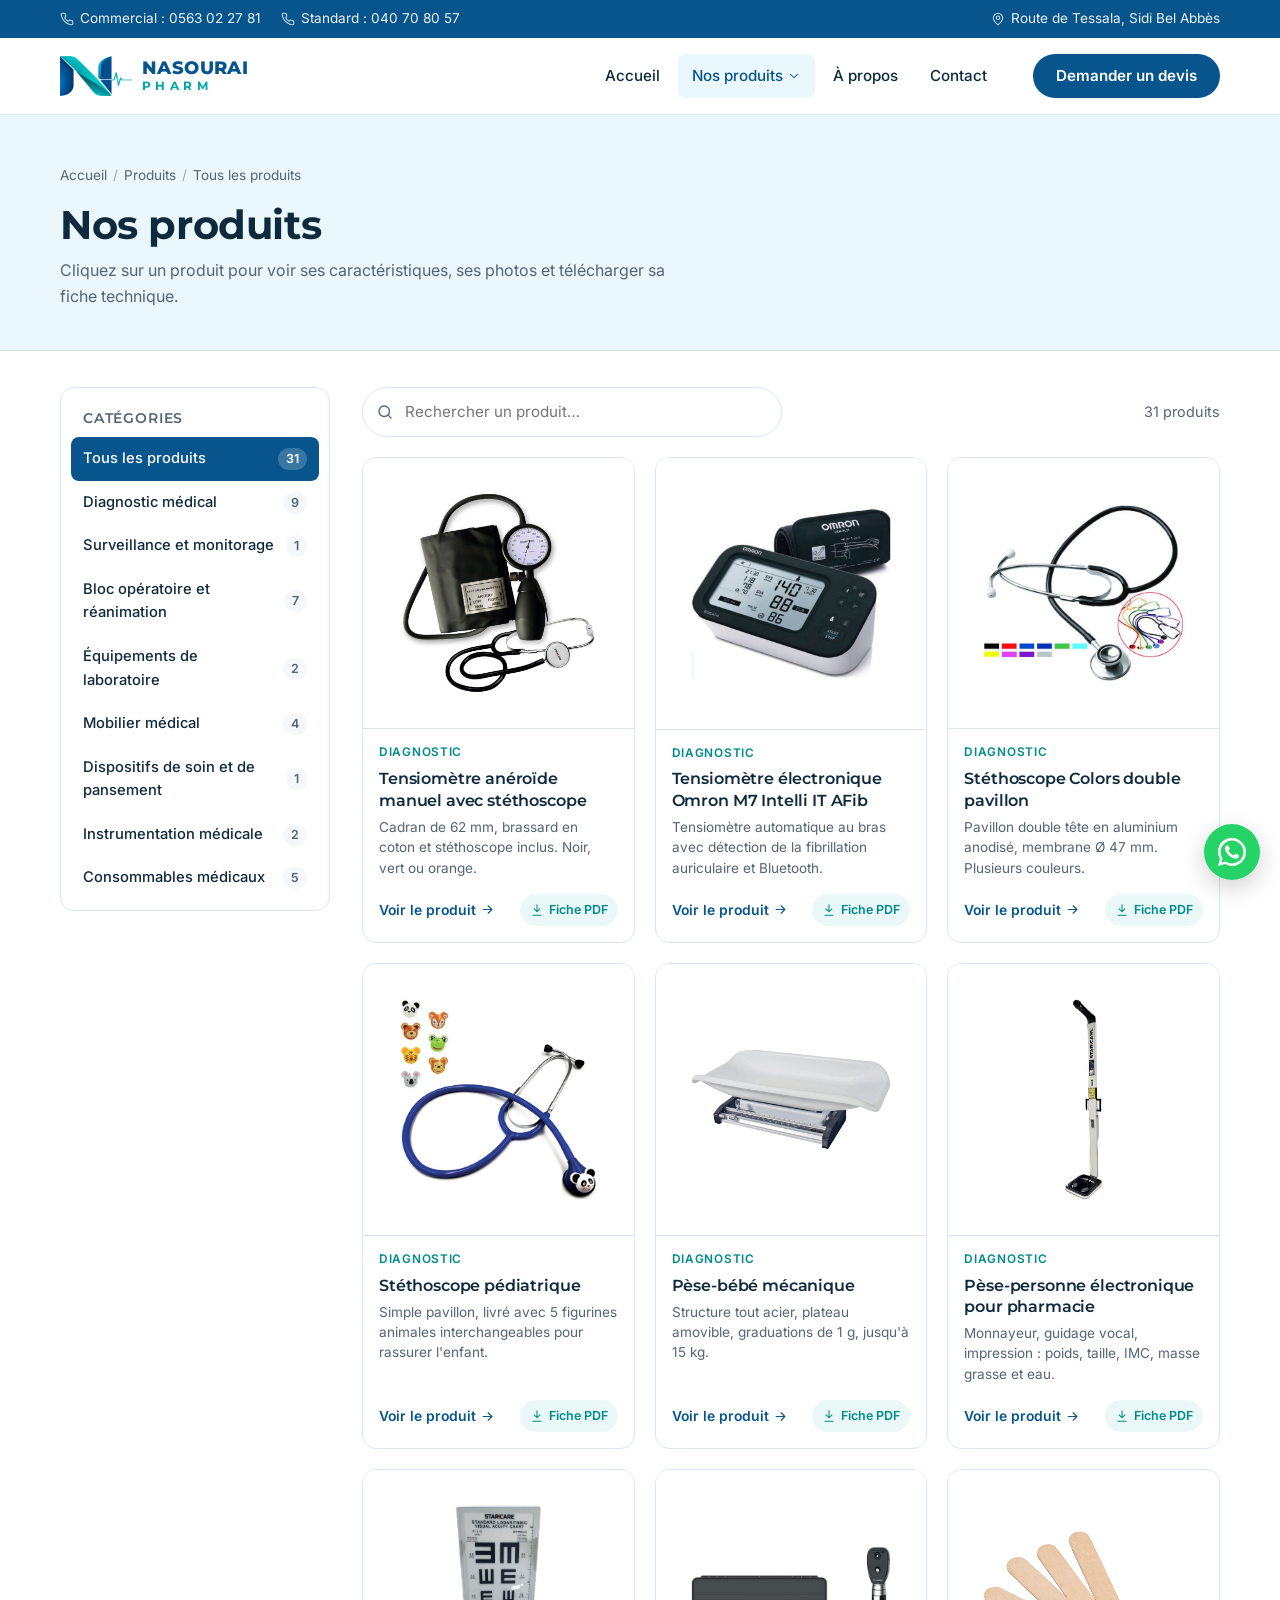
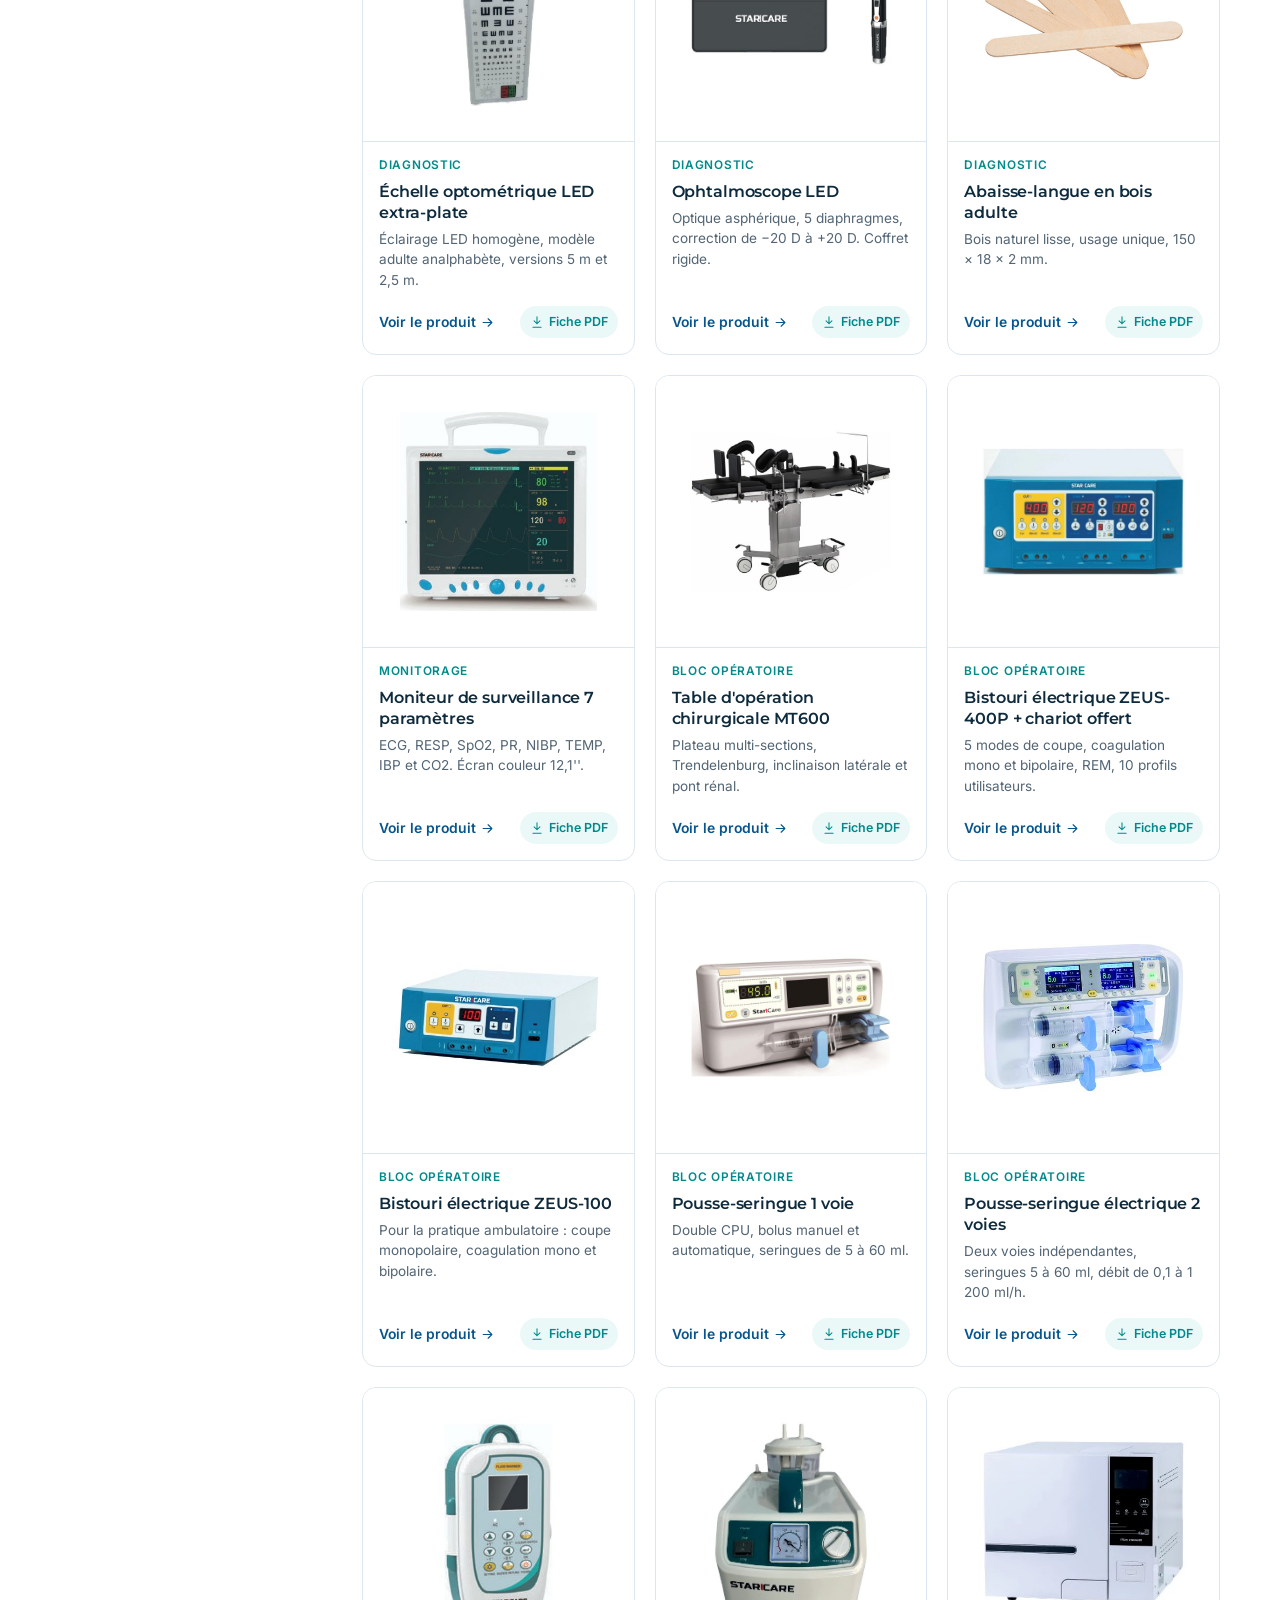
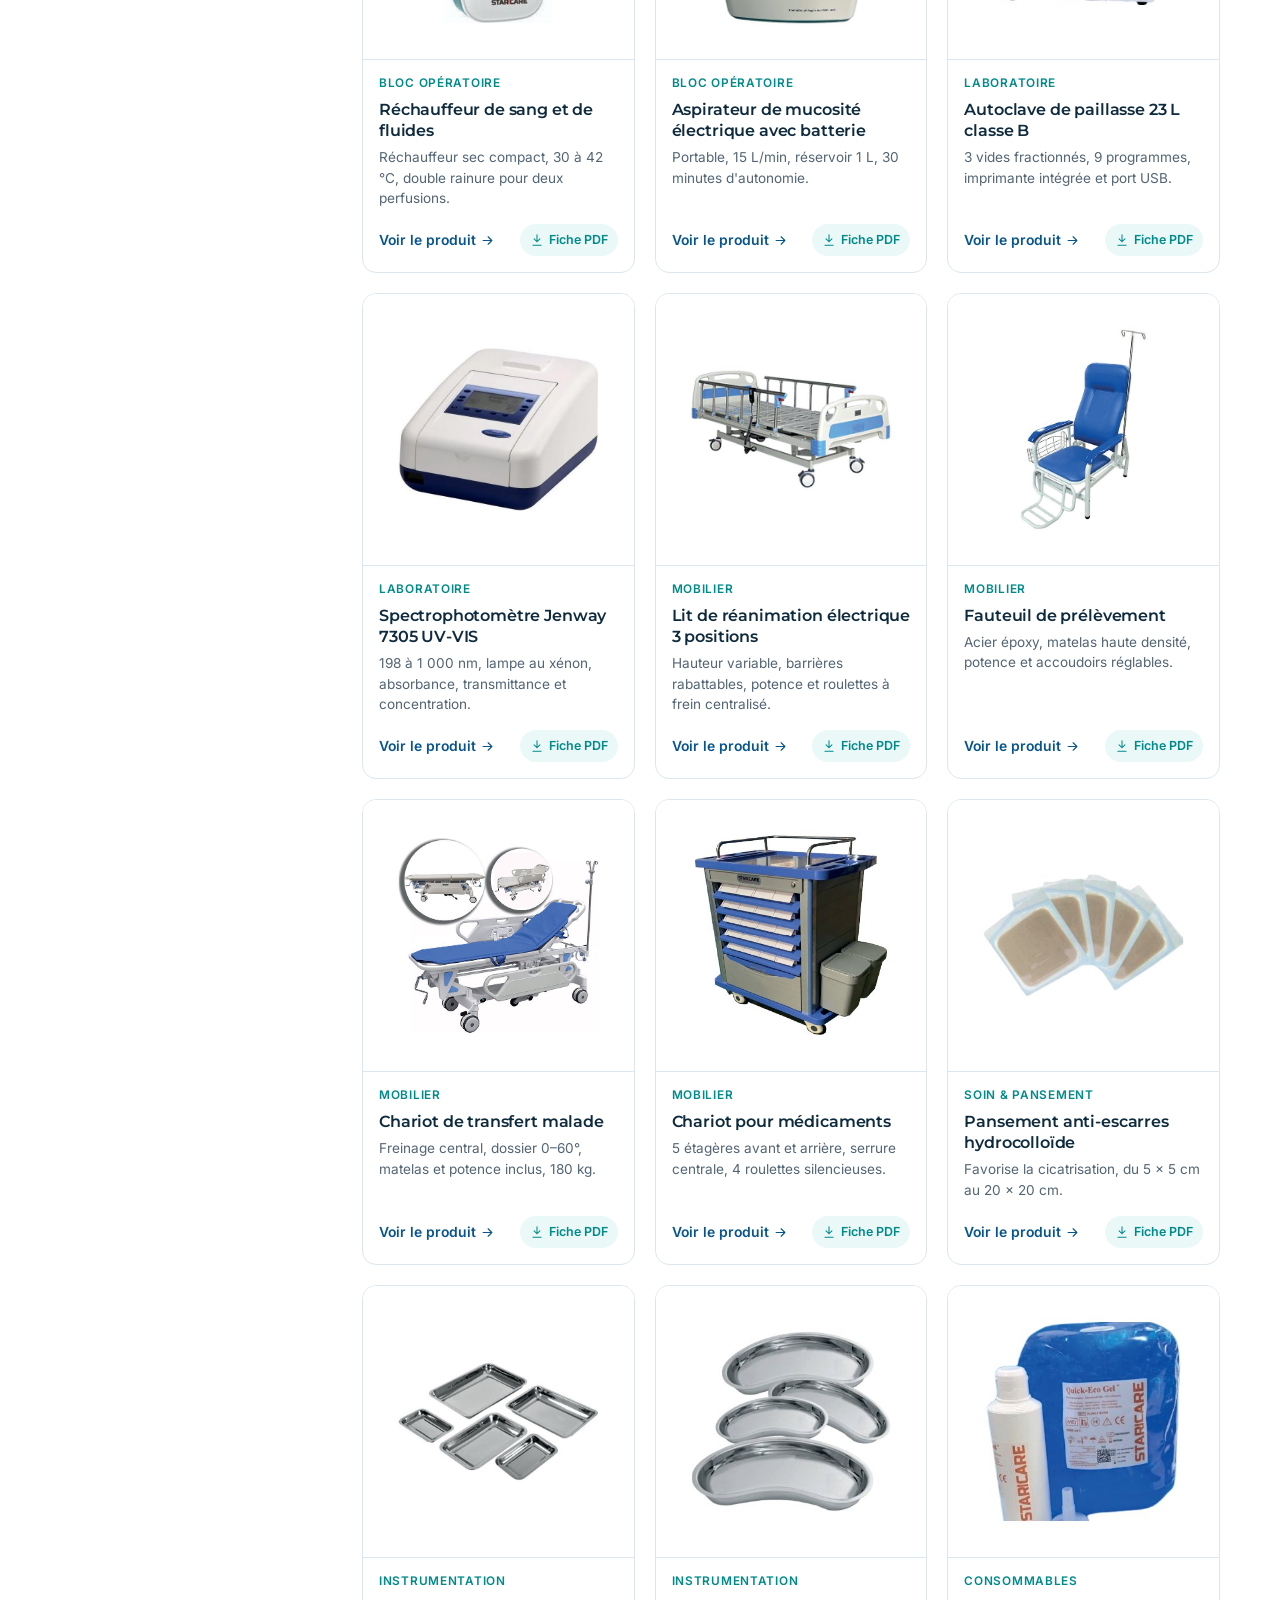
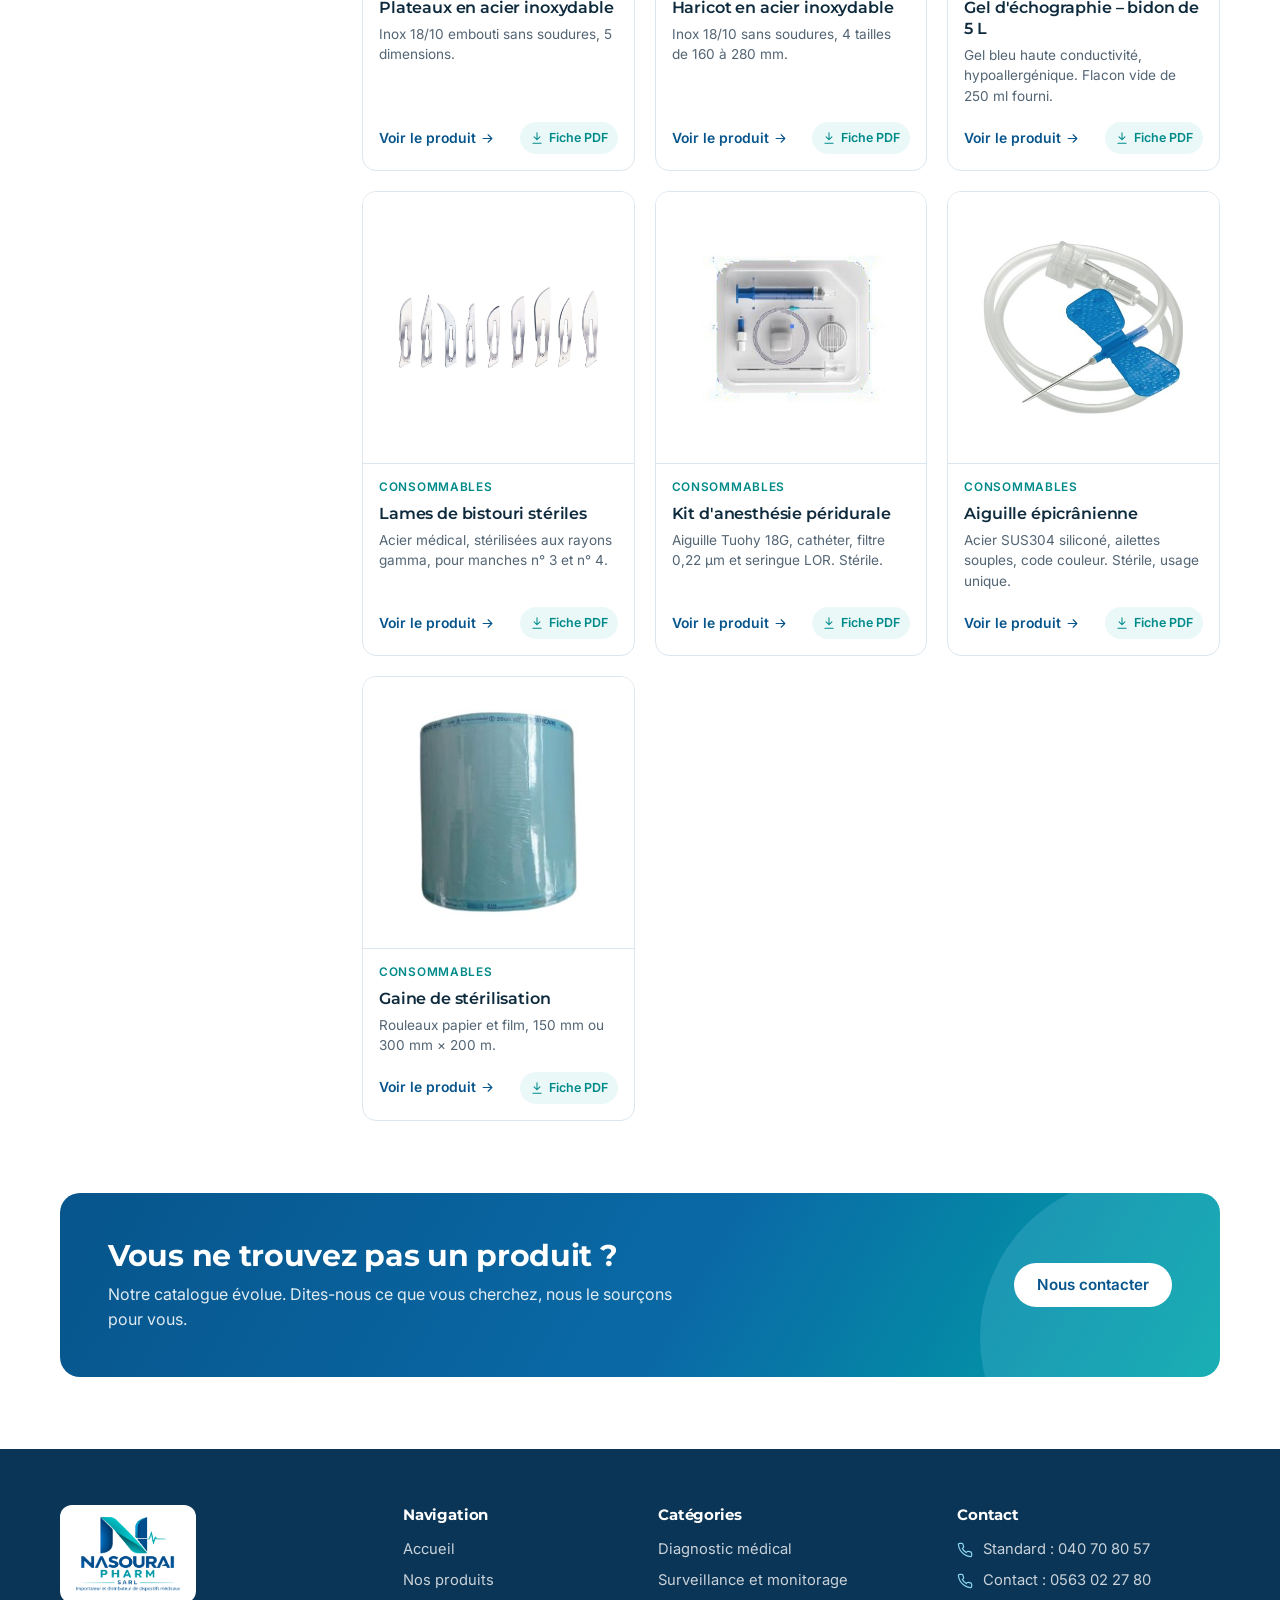
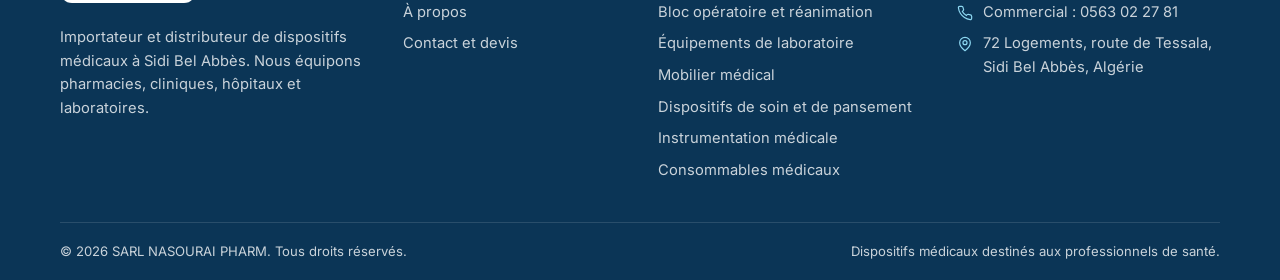
<file: produits.html>
<!doctype html>
<html lang="fr">
<head>
<meta charset="utf-8">
<meta name="viewport" content="width=device-width, initial-scale=1">
<title>Nos produits | NASOURAI PHARM</title>
<meta name="description" content="Catalogue NASOURAI PHARM : diagnostic médical, monitorage, bloc opératoire, laboratoire, mobilier médical, pansements, instrumentation et consommables. Fiches techniques PDF à télécharger.">
<link rel="icon" href="assets/img/brand/favicon.png">
<link rel="preconnect" href="https://fonts.googleapis.com">
<link rel="preconnect" href="https://fonts.gstatic.com" crossorigin>
<link href="https://fonts.googleapis.com/css2?family=Inter:wght@400;500;600&family=Montserrat:wght@600;700;800&display=swap" rel="stylesheet">
<link rel="stylesheet" href="css/site.css">
<script>try{if(sessionStorage.getItem("np-seen")!=="1"&&!matchMedia("(prefers-reduced-motion: reduce)").matches)document.documentElement.classList.add("pl-on")}catch(e){}</script>
</head>
<body data-page="catalog">
<div class="preloader" id="preloader" aria-hidden="true">
  <div class="preloader__inner">
    <div class="preloader__top">
      <div class="preloader__logo">
        <img src="assets/img/brand/logo-mark.png" alt="" width="100" height="56">
        <span class="brand__text"><span class="brand__name">NASOURAI</span><span class="brand__sub">PHARM</span></span>
      </div>
      <div class="preloader__count" id="plCount">000</div>
    </div>
    <svg class="preloader__ecg" viewBox="0 0 560 90" preserveAspectRatio="none">
      <defs><linearGradient id="plGrad" x1="0" x2="1"><stop offset="0" stop-color="#07558C"/><stop offset="1" stop-color="#00A6A6"/></linearGradient></defs>
      <path id="plPath" d=""/>
    </svg>
    <div class="preloader__bar"><span id="plBar"></span></div>
    <div class="preloader__bottom"><span>Dispositifs médicaux</span><span>Sidi Bel Abbès — DZ</span></div>
  </div>
</div>
<div id="site-header"></div>

<main>
  <section class="page-head">
    <div class="container">
      <ol class="crumbs"><li><a href="index.html">Accueil</a></li><li><a href="produits.html">Produits</a></li><li id="crumb-cat" aria-current="page">Tous les produits</li></ol>
      <h1 id="page-title">Nos produits</h1>
      <p>Cliquez sur un produit pour voir ses caractéristiques, ses photos et télécharger sa fiche technique.</p>
    </div>
  </section>

  <section class="section" style="padding-top:36px">
    <div class="container catalog">
      <aside class="filters" id="filters" aria-label="Filtrer par catégorie"></aside>
      <div>
        <div class="chips" id="chips" aria-label="Filtrer par catégorie"></div>
        <div class="toolbar">
          <label class="search">
            <span class="sr-only">Rechercher un produit</span>
            <i data-ico="search"></i>
            <input id="q" type="search" placeholder="Rechercher un produit…" autocomplete="off">
          </label>
          <span class="result-count" id="count" aria-live="polite"></span>
        </div>
        <div class="cat-intro" id="cat-intro" hidden></div>
        <div class="prod-grid" id="grid"></div>
      </div>
    </div>
  </section>

  <section class="section" style="padding-top:0">
    <div class="container">
      <div class="cta-band">
        <div>
          <h2>Vous ne trouvez pas un produit ?</h2>
          <p>Notre catalogue évolue. Dites-nous ce que vous cherchez, nous le sourçons pour vous.</p>
        </div>
        <div class="cta-band__actions">
          <a class="btn btn--white" href="contact.html">Nous contacter</a>
        </div>
      </div>
    </div>
  </section>
</main>

<div id="site-footer"></div>
<script src="js/data.js"></script>
<script src="js/site.js"></script>
</body>
</html>
</file>
<file: css/site.css>
/* =====================================================================
   NASOURAI PHARM — feuille de style
   Charte : Bleu profond #07558C · Turquoise #00A6A6 · Bleu clair #8DD8F2
            Blanc #FFFFFF · Gris ardoise #536574
   ===================================================================== */
:root {
  --blue: #07558C;
  --blue-dark: #053F69;
  --teal: #00A6A6;
  --teal-dark: #008A8A;
  --sky: #8DD8F2;
  --sky-soft: #EAF7FC;
  --bg-soft: #F4F8FB;
  --white: #FFFFFF;
  --slate: #536574;
  --ink: #0E2A3D;
  --line: #DCE6EE;
  --radius: 14px;
  --radius-sm: 10px;
  --shadow: 0 1px 2px rgba(14, 42, 61, .05), 0 8px 24px rgba(14, 42, 61, .06);
  --shadow-hover: 0 2px 4px rgba(14, 42, 61, .06), 0 16px 40px rgba(7, 85, 140, .12);
  --container: 1200px;
  --font-head: "Montserrat", system-ui, sans-serif;
  --font-body: "Inter", system-ui, sans-serif;
}

*, *::before, *::after { box-sizing: border-box; }
html { scroll-behavior: smooth; -webkit-text-size-adjust: 100%; }
body {
  margin: 0;
  font-family: var(--font-body);
  font-size: 16px;
  line-height: 1.6;
  color: var(--ink);
  background: var(--white);
  -webkit-font-smoothing: antialiased;
}
img { max-width: 100%; height: auto; display: block; }
a { color: var(--blue); text-decoration: none; }
a:hover { color: var(--teal-dark); }
button { font: inherit; cursor: pointer; }
:focus-visible { outline: 3px solid var(--sky); outline-offset: 2px; border-radius: 4px; }

h1, h2, h3, h4 { font-family: var(--font-head); color: var(--ink); margin: 0 0 .5em; line-height: 1.25; letter-spacing: -.01em; }
h1 { font-size: clamp(1.75rem, 3.2vw, 2.5rem); font-weight: 700; }
h2 { font-size: clamp(1.4rem, 2.4vw, 1.85rem); font-weight: 700; }
h3 { font-size: 1.1rem; font-weight: 600; }
p { margin: 0 0 1em; }

.container { width: 100%; max-width: var(--container); margin: 0 auto; padding: 0 20px; }
.section { padding: 72px 0; }
.section--soft { background: var(--bg-soft); }
.section--sky { background: var(--sky-soft); }
.section__head { display: flex; align-items: flex-end; justify-content: space-between; gap: 24px; margin-bottom: 32px; flex-wrap: wrap; }
.section__head p { color: var(--slate); max-width: 560px; margin: 0; }
.eyebrow {
  display: inline-flex; align-items: center; gap: 8px;
  font-size: .8rem; font-weight: 600; text-transform: uppercase; letter-spacing: .08em;
  color: var(--teal-dark); margin-bottom: 10px;
}
.eyebrow::before { content: ""; width: 18px; height: 2px; background: var(--teal); border-radius: 2px; }
.muted { color: var(--slate); }
.sr-only { position: absolute; width: 1px; height: 1px; overflow: hidden; clip: rect(0 0 0 0); white-space: nowrap; }

/* ---------- Boutons ---------- */
.btn {
  display: inline-flex; align-items: center; justify-content: center; gap: 8px;
  padding: 12px 22px; border-radius: 999px; border: 1.5px solid transparent;
  font-weight: 600; font-size: .95rem; line-height: 1.2; transition: background .2s, color .2s, border-color .2s, transform .2s;
  white-space: nowrap;
}
.btn svg { width: 18px; height: 18px; flex: none; }
.btn--primary { background: var(--blue); color: #fff; }
.btn--primary:hover { background: var(--blue-dark); color: #fff; }
.btn--teal { background: var(--teal); color: #fff; }
.btn--teal:hover { background: var(--teal-dark); color: #fff; }
.btn--ghost { border-color: var(--line); color: var(--blue); background: #fff; }
.btn--ghost:hover { border-color: var(--blue); color: var(--blue); }
.btn--white { background: #fff; color: var(--blue); }
.btn--white:hover { background: var(--sky-soft); color: var(--blue); }
.btn--sm { padding: 9px 16px; font-size: .875rem; }
.btn--block { width: 100%; }
.link-arrow { display: inline-flex; align-items: center; gap: 6px; font-weight: 600; font-size: .95rem; }
.link-arrow svg { width: 16px; height: 16px; transition: transform .2s; }
.link-arrow:hover svg { transform: translateX(3px); }

/* ---------- Barre supérieure + en-tête ---------- */
.topbar { background: var(--blue); color: #fff; font-size: .85rem; }
.topbar .container { display: flex; justify-content: space-between; align-items: center; gap: 16px; min-height: 38px; }
.topbar a { color: #fff; opacity: .92; }
.topbar a:hover { opacity: 1; color: #fff; }
.topbar__list { display: flex; gap: 20px; flex-wrap: wrap; }
.topbar__item { display: inline-flex; align-items: center; gap: 6px; }
.topbar__item svg { width: 14px; height: 14px; opacity: .85; }

.header { position: sticky; top: 0; z-index: 50; background: rgba(255, 255, 255, .96); backdrop-filter: blur(8px); border-bottom: 1px solid var(--line); }
.header .container { display: flex; align-items: center; gap: 24px; min-height: 76px; }
.brand { display: flex; align-items: center; gap: 10px; color: var(--blue); flex: none; }
.brand img { height: 40px; width: auto; }
.brand__text { display: flex; flex-direction: column; line-height: 1; font-family: var(--font-head); }
.brand__name { font-weight: 800; font-size: 1.15rem; letter-spacing: .02em; color: var(--blue); }
.brand__sub { font-weight: 700; font-size: .72rem; letter-spacing: .38em; color: var(--teal); margin-top: 4px; }

.nav { display: flex; align-items: center; gap: 4px; margin-left: auto; }
.nav__link { position: relative; padding: 10px 14px; border-radius: 8px; color: var(--ink); font-weight: 500; font-size: .95rem; display: inline-flex; align-items: center; gap: 4px; background: none; border: 0; }
.nav__link:hover, .nav__link[aria-current="page"] { color: var(--blue); background: var(--sky-soft); }
.nav__link svg { width: 14px; height: 14px; }
.nav__drop { position: relative; }
.dropdown {
  position: absolute; top: calc(100% + 8px); left: 50%; transform: translateX(-50%) translateY(6px);
  width: 560px; background: #fff; border: 1px solid var(--line); border-radius: var(--radius); box-shadow: var(--shadow-hover);
  padding: 12px; display: grid; grid-template-columns: 1fr 1fr; gap: 2px;
  opacity: 0; visibility: hidden; transition: opacity .18s, transform .18s, visibility .18s;
}
.nav__drop:hover .dropdown, .nav__drop:focus-within .dropdown, .nav__drop.is-open .dropdown { opacity: 1; visibility: visible; transform: translateX(-50%) translateY(0); }
.dropdown a { display: flex; align-items: center; gap: 12px; padding: 8px 10px; border-radius: 8px; color: var(--ink); font-size: .9rem; font-weight: 500; }
.dropdown a:hover { background: var(--sky-soft); color: var(--blue); }
.dropdown img { width: 40px; height: 40px; border-radius: 8px; border: 1px solid var(--line); object-fit: contain; background: #fff; flex: none; }
.dropdown__all { grid-column: 1 / -1; justify-content: center; margin-top: 6px; border-top: 1px solid var(--line); border-radius: 0 !important; padding-top: 12px !important; color: var(--blue) !important; font-weight: 600 !important; }
.header__cta { margin-left: 8px; }
.burger { display: none; margin-left: auto; width: 44px; height: 44px; border-radius: 10px; border: 1px solid var(--line); background: #fff; align-items: center; justify-content: center; color: var(--ink); }
.burger svg { width: 22px; height: 22px; }

/* Menu mobile */
.mnav { position: fixed; inset: 0; z-index: 100; background: rgba(14, 42, 61, .35); opacity: 0; visibility: hidden; transition: opacity .2s, visibility .2s; }
.mnav.is-open { opacity: 1; visibility: visible; }
.mnav__panel { position: absolute; top: 0; right: 0; bottom: 0; width: min(360px, 88vw); background: #fff; padding: 20px; overflow-y: auto; transform: translateX(100%); transition: transform .25s; display: flex; flex-direction: column; gap: 4px; }
.mnav.is-open .mnav__panel { transform: none; }
.mnav__close { align-self: flex-end; width: 40px; height: 40px; border: 1px solid var(--line); border-radius: 10px; background: #fff; display: flex; align-items: center; justify-content: center; }
.mnav__close svg { width: 20px; height: 20px; }
.mnav a { padding: 12px 8px; color: var(--ink); font-weight: 500; border-bottom: 1px solid var(--line); }
.mnav__sub { padding-left: 14px !important; font-size: .92rem; color: var(--slate) !important; }
.mnav .btn { margin-top: 16px; border-bottom: 0; color: #fff; }

/* ---------- Hero accueil ---------- */
.hero { position: relative; overflow: hidden; background: linear-gradient(180deg, var(--sky-soft) 0%, #fff 100%); }
.hero::before {
  content: ""; position: absolute; right: -180px; top: -120px; width: 620px; height: 620px; border-radius: 50%;
  background: radial-gradient(circle, rgba(141, 216, 242, .45), rgba(141, 216, 242, 0) 70%);
}
.hero .container { position: relative; display: grid; grid-template-columns: 1.05fr 1fr; gap: 48px; align-items: center; padding-top: 64px; padding-bottom: 72px; }
.hero__text p.lead { font-size: 1.08rem; color: var(--slate); max-width: 520px; margin-bottom: 28px; }
.hero__actions { display: flex; gap: 12px; flex-wrap: wrap; margin-bottom: 32px; }
.hero__trust { display: flex; gap: 22px; flex-wrap: wrap; padding: 0; margin: 0; list-style: none; }
.hero__trust li { display: inline-flex; align-items: center; gap: 8px; font-size: .9rem; color: var(--slate); font-weight: 500; }
.hero__trust svg { width: 20px; height: 20px; color: var(--teal); }
.hero__visual { display: grid; grid-template-columns: 1fr 1fr; grid-template-rows: auto auto; gap: 16px; }
.hero__tile {
  background: #fff; border: 1px solid var(--line); border-radius: var(--radius); box-shadow: var(--shadow);
  padding: 14px; display: flex; flex-direction: column; gap: 8px; color: var(--ink); transition: transform .25s, box-shadow .25s;
}
.hero__tile:hover { transform: translateY(-4px); box-shadow: var(--shadow-hover); color: var(--ink); }
.hero__tile img { aspect-ratio: 4 / 3; object-fit: contain; width: 100%; }
.hero__tile span { font-size: .82rem; font-weight: 600; color: var(--slate); }
.hero__tile--big { grid-row: span 2; justify-content: center; }
.hero__tile--big img { aspect-ratio: 1; flex: 1; min-height: 0; }
.cat-card__img img { height: 100%; object-fit: contain; }

/* ---------- Bande d'engagements ---------- */
.perks { border-top: 1px solid var(--line); border-bottom: 1px solid var(--line); background: #fff; }
.perks .container { display: grid; grid-template-columns: repeat(4, 1fr); }
.perk { display: flex; gap: 14px; align-items: flex-start; padding: 26px 20px; }
.perk + .perk { border-left: 1px solid var(--line); }
.perk__icon { width: 44px; height: 44px; border-radius: 12px; background: var(--sky-soft); color: var(--blue); display: flex; align-items: center; justify-content: center; flex: none; }
.perk__icon svg { width: 22px; height: 22px; }
.perk strong { display: block; font-family: var(--font-head); font-size: .95rem; margin-bottom: 2px; }
.perk span { font-size: .87rem; color: var(--slate); line-height: 1.45; display: block; }

/* ---------- Cartes catégories ---------- */
.cat-grid { display: grid; grid-template-columns: repeat(4, 1fr); gap: 20px; }
.cat-card {
  display: flex; flex-direction: column; background: #fff; border: 1px solid var(--line); border-radius: var(--radius);
  overflow: hidden; color: var(--ink); transition: transform .25s, box-shadow .25s, border-color .25s;
}
.cat-card:hover { transform: translateY(-4px); box-shadow: var(--shadow-hover); border-color: transparent; color: var(--ink); }
.cat-card__img { background: var(--bg-soft); padding: 18px; aspect-ratio: 4 / 3; display: flex; align-items: center; justify-content: center; }
.cat-card__img img { max-height: 100%; width: auto; mix-blend-mode: multiply; transition: transform .35s; }
.cat-card:hover .cat-card__img img { transform: scale(1.05); }
.cat-card__body { padding: 16px 18px 18px; display: flex; flex-direction: column; gap: 6px; flex: 1; }
.cat-card__body h3 { margin: 0; font-size: 1rem; }
.cat-card__body p { margin: 0; font-size: .87rem; color: var(--slate); line-height: 1.5; flex: 1; }
.cat-card__count { font-size: .8rem; font-weight: 600; color: var(--teal-dark); display: flex; align-items: center; justify-content: space-between; margin-top: 6px; }
.cat-card__count svg { width: 16px; height: 16px; color: var(--blue); transition: transform .2s; }
.cat-card:hover .cat-card__count svg { transform: translateX(3px); }

/* ---------- Cartes produits ---------- */
.prod-grid { display: grid; grid-template-columns: repeat(4, 1fr); gap: 20px; }
.prod-card {
  position: relative; display: flex; flex-direction: column; background: #fff; border: 1px solid var(--line);
  border-radius: var(--radius); overflow: hidden; transition: transform .25s, box-shadow .25s, border-color .25s;
}
.prod-card:hover { transform: translateY(-4px); box-shadow: var(--shadow-hover); border-color: transparent; }
.prod-card__img { display: block; aspect-ratio: 1; padding: 20px; background: #fff; border-bottom: 1px solid var(--line); }
.prod-card__img img { width: 100%; height: 100%; object-fit: contain; transition: transform .35s; }
.prod-card:hover .prod-card__img img { transform: scale(1.04); }
.prod-card__body { padding: 14px 16px 16px; display: flex; flex-direction: column; gap: 6px; flex: 1; }
.prod-card__cat { font-size: .74rem; font-weight: 600; text-transform: uppercase; letter-spacing: .06em; color: var(--teal-dark); }
.prod-card__name { font-family: var(--font-head); font-size: .98rem; font-weight: 600; line-height: 1.35; color: var(--ink); margin: 0; }
.prod-card__name a { color: inherit; }
.prod-card__name a::after { content: ""; position: absolute; inset: 0; }
.prod-card__desc { font-size: .85rem; color: var(--slate); line-height: 1.5; margin: 0; flex: 1; }
.prod-card__foot { display: flex; align-items: center; justify-content: space-between; margin-top: 10px; gap: 8px; }
.prod-card__more { font-size: .87rem; font-weight: 600; color: var(--blue); display: inline-flex; align-items: center; gap: 4px; }
.prod-card__more svg { width: 15px; height: 15px; }
.prod-card__pdf {
  position: relative; z-index: 2; display: inline-flex; align-items: center; gap: 5px; font-size: .78rem; font-weight: 600;
  color: var(--teal-dark); background: rgba(0, 166, 166, .08); padding: 6px 10px; border-radius: 999px;
}
.prod-card__pdf:hover { background: var(--teal); color: #fff; }
.prod-card__pdf svg { width: 14px; height: 14px; }
.badge { position: absolute; top: 12px; left: 12px; z-index: 1; background: var(--blue); color: #fff; font-size: .72rem; font-weight: 600; padding: 4px 10px; border-radius: 999px; }

/* ---------- Bloc mise en avant (split) ---------- */
.split { display: grid; grid-template-columns: 1fr 1fr; gap: 56px; align-items: center; }
.split__media { position: relative; background: #fff; border-radius: 20px; border: 1px solid var(--line); padding: 32px; box-shadow: var(--shadow); }
.split__media img { width: 100%; aspect-ratio: 4 / 3; object-fit: contain; }
.split__chips { position: absolute; left: -18px; bottom: 28px; display: flex; flex-direction: column; gap: 10px; }
.chip-float { background: #fff; border: 1px solid var(--line); border-radius: 12px; box-shadow: var(--shadow); padding: 10px 14px; display: flex; align-items: center; gap: 10px; font-size: .85rem; font-weight: 600; }
.chip-float img { width: 40px; height: 40px; object-fit: contain; aspect-ratio: auto; }
.checklist { list-style: none; padding: 0; margin: 0 0 28px; display: grid; gap: 10px; }
.checklist li { display: flex; gap: 10px; align-items: flex-start; color: var(--ink); }
.checklist svg { width: 20px; height: 20px; color: var(--teal); flex: none; margin-top: 2px; }
.mini-links { display: flex; flex-wrap: wrap; gap: 8px; margin-bottom: 28px; }
.mini-link { display: inline-flex; align-items: center; gap: 8px; padding: 6px 12px 6px 6px; border: 1px solid var(--line); border-radius: 999px; background: #fff; font-size: .85rem; font-weight: 500; color: var(--ink); }
.mini-link img { width: 28px; height: 28px; border-radius: 50%; object-fit: contain; background: var(--bg-soft); }
.mini-link:hover { border-color: var(--blue); color: var(--blue); }

/* ---------- Publics / secteurs ---------- */
.sectors { display: grid; grid-template-columns: repeat(6, 1fr); gap: 16px; }
.sector { background: #fff; border: 1px solid var(--line); border-radius: var(--radius); padding: 22px 16px; text-align: center; }
.sector__icon { width: 52px; height: 52px; margin: 0 auto 12px; border-radius: 14px; background: var(--sky-soft); color: var(--blue); display: flex; align-items: center; justify-content: center; }
.sector__icon svg { width: 26px; height: 26px; }
.sector strong { display: block; font-family: var(--font-head); font-size: .92rem; }

/* ---------- Étapes ---------- */
.steps { display: grid; grid-template-columns: repeat(4, 1fr); gap: 20px; counter-reset: step; }
.step { position: relative; background: #fff; border: 1px solid var(--line); border-radius: var(--radius); padding: 24px 20px; }
.step__num { font-family: var(--font-head); font-weight: 700; font-size: .85rem; color: #fff; background: var(--teal); width: 32px; height: 32px; border-radius: 50%; display: flex; align-items: center; justify-content: center; margin-bottom: 14px; }
.step h3 { font-size: 1rem; margin-bottom: 6px; }
.step p { font-size: .9rem; color: var(--slate); margin: 0; }

/* ---------- Bandeaux CTA ---------- */
.cta-band { background: linear-gradient(120deg, var(--blue) 0%, #0A6AA6 55%, var(--teal) 100%); color: #fff; border-radius: 20px; padding: 44px 48px; display: grid; grid-template-columns: 1.4fr 1fr; gap: 32px; align-items: center; position: relative; overflow: hidden; }
.cta-band::after { content: ""; position: absolute; right: -80px; bottom: -120px; width: 320px; height: 320px; border-radius: 50%; background: rgba(141, 216, 242, .18); }
.cta-band h2 { color: #fff; margin-bottom: 8px; }
.cta-band p { color: rgba(255, 255, 255, .88); margin: 0; }
.cta-band__actions { display: flex; gap: 12px; flex-wrap: wrap; justify-content: flex-end; position: relative; z-index: 1; }
.cta-band .btn--ghost-w { border: 1.5px solid rgba(255, 255, 255, .6); color: #fff; }
.cta-band .btn--ghost-w:hover { background: rgba(255, 255, 255, .12); color: #fff; }

.doc-band { display: grid; grid-template-columns: auto 1fr auto; gap: 24px; align-items: center; background: #fff; border: 1px solid var(--line); border-radius: 20px; padding: 28px 32px; }
.doc-band__icon { width: 64px; height: 64px; border-radius: 16px; background: rgba(0, 166, 166, .1); color: var(--teal-dark); display: flex; align-items: center; justify-content: center; }
.doc-band__icon svg { width: 30px; height: 30px; }
.doc-band h2 { font-size: 1.3rem; margin-bottom: 4px; }
.doc-band p { margin: 0; color: var(--slate); }

/* ---------- En-tête de page interne ---------- */
.page-head { background: var(--sky-soft); padding: 36px 0 40px; border-bottom: 1px solid var(--line); }
.page-head h1 { margin-bottom: 8px; }
.page-head p { color: var(--slate); margin: 0; max-width: 640px; }
.crumbs { display: flex; flex-wrap: wrap; gap: 6px; font-size: .85rem; color: var(--slate); margin-bottom: 14px; padding: 0; list-style: none; }
.crumbs li + li::before { content: "/"; margin-right: 6px; color: #9AAAB6; }
.crumbs a { color: var(--slate); }
.crumbs a:hover { color: var(--blue); }

/* ---------- Catalogue ---------- */
[hidden] { display: none !important; }
.catalog { display: grid; grid-template-columns: 270px 1fr; gap: 32px; align-items: start; }
.catalog > *, .split > *, .product > *, .specs > *, .contact-grid > *, .hero .container > * { min-width: 0; }
.filters { position: sticky; top: 96px; background: #fff; border: 1px solid var(--line); border-radius: var(--radius); padding: 10px; }
.filters__title { font-family: var(--font-head); font-weight: 600; font-size: .85rem; text-transform: uppercase; letter-spacing: .06em; color: var(--slate); padding: 10px 12px 8px; }
.filters button {
  width: 100%; display: flex; justify-content: space-between; align-items: center; gap: 10px; text-align: left;
  padding: 10px 12px; border: 0; border-radius: 8px; background: none; color: var(--ink); font-size: .92rem; font-weight: 500;
}
.filters button:hover { background: var(--bg-soft); }
.filters button[aria-pressed="true"] { background: var(--blue); color: #fff; }
.filters button span { font-size: .78rem; font-weight: 600; color: var(--slate); background: var(--bg-soft); border-radius: 999px; padding: 1px 8px; }
.filters button[aria-pressed="true"] span { background: rgba(255, 255, 255, .2); color: #fff; }
.toolbar { display: flex; gap: 16px; align-items: center; justify-content: space-between; margin-bottom: 20px; flex-wrap: wrap; }
.search { position: relative; flex: 1; max-width: 420px; }
.search svg { position: absolute; left: 14px; top: 50%; transform: translateY(-50%); width: 18px; height: 18px; color: var(--slate); }
.search input { width: 100%; padding: 12px 14px 12px 42px; border: 1px solid var(--line); border-radius: 999px; font: inherit; font-size: .95rem; background: #fff; color: var(--ink); }
.search input:focus { outline: none; border-color: var(--blue); box-shadow: 0 0 0 3px rgba(141, 216, 242, .45); }
.result-count { font-size: .9rem; color: var(--slate); }
.cat-intro { display: flex; gap: 20px; align-items: center; background: var(--bg-soft); border-radius: var(--radius); padding: 18px 22px; margin-bottom: 20px; }
.cat-intro img { width: 72px; height: 72px; object-fit: contain; mix-blend-mode: multiply; flex: none; }
.cat-intro h2 { font-size: 1.2rem; margin: 0 0 4px; }
.cat-intro p { margin: 0; color: var(--slate); font-size: .92rem; }
.catalog .prod-grid { grid-template-columns: repeat(3, 1fr); }
.empty { text-align: center; padding: 48px 20px; color: var(--slate); border: 1px dashed var(--line); border-radius: var(--radius); }
.chips { display: none; }

/* ---------- Fiche produit ---------- */
.product { display: grid; grid-template-columns: 1fr 1fr; gap: 48px; align-items: start; padding-top: 32px; }
.gallery__main { background: #fff; border: 1px solid var(--line); border-radius: 20px; aspect-ratio: 1; padding: 28px; display: flex; align-items: center; justify-content: center; }
.gallery__main img { width: 100%; height: 100%; object-fit: contain; }
.gallery__thumbs { display: flex; gap: 10px; margin-top: 12px; }
.gallery__thumbs button { width: 76px; height: 76px; border: 1.5px solid var(--line); border-radius: 12px; background: #fff; padding: 6px; }
.gallery__thumbs button[aria-pressed="true"] { border-color: var(--blue); }
.gallery__thumbs img { width: 100%; height: 100%; object-fit: contain; }
.product__info .tag { display: inline-block; font-size: .78rem; font-weight: 600; color: var(--teal-dark); background: rgba(0, 166, 166, .1); padding: 4px 12px; border-radius: 999px; margin-bottom: 12px; }
.product__info h1 { font-size: clamp(1.5rem, 2.6vw, 2rem); }
.product__brand { font-size: .9rem; color: var(--slate); margin-bottom: 16px; }
.product__brand strong { color: var(--ink); }
.product__desc { color: var(--slate); font-size: 1rem; }
.product__actions { display: flex; flex-wrap: wrap; gap: 10px; margin: 24px 0; }
.product__highlights { list-style: none; padding: 0; margin: 0 0 8px; display: grid; gap: 8px; }
.product__highlights li { display: flex; gap: 10px; font-size: .95rem; }
.product__highlights svg { width: 20px; height: 20px; color: var(--teal); flex: none; margin-top: 2px; }
.fiche-card { display: flex; align-items: center; gap: 16px; padding: 16px 18px; border: 1px solid var(--line); border-radius: var(--radius); background: var(--bg-soft); }
.fiche-card__icon { width: 48px; height: 48px; border-radius: 12px; background: #fff; color: #C8372D; display: flex; align-items: center; justify-content: center; border: 1px solid var(--line); flex: none; }
.fiche-card__icon svg { width: 24px; height: 24px; }
.fiche-card strong { display: block; font-size: .95rem; }
.fiche-card span { font-size: .82rem; color: var(--slate); }
.fiche-card .btn { margin-left: auto; }
.specs { margin-top: 56px; display: grid; grid-template-columns: 1.4fr 1fr; gap: 32px; align-items: start; }
.specs__table { border: 1px solid var(--line); border-radius: var(--radius); overflow: hidden; background: #fff; }
.specs__table h2 { font-size: 1.15rem; padding: 18px 22px; margin: 0; border-bottom: 1px solid var(--line); background: var(--bg-soft); }
.specs__table ul { list-style: none; margin: 0; padding: 0; }
.specs__table li { padding: 12px 22px; border-bottom: 1px solid var(--line); font-size: .93rem; display: grid; grid-template-columns: minmax(140px, 38%) 1fr; gap: 16px; }
.specs__table li:last-child { border-bottom: 0; }
.specs__table li:nth-child(even) { background: #FAFCFD; }
.specs__table li .k { color: var(--slate); }
.specs__table li.single { grid-template-columns: 1fr; }
.side-card { border: 1px solid var(--line); border-radius: var(--radius); padding: 22px; background: #fff; }
.side-card h3 { font-size: 1.05rem; }
.side-card + .side-card { margin-top: 16px; }
.phone-line { display: flex; justify-content: space-between; align-items: center; padding: 10px 0; border-bottom: 1px solid var(--line); font-size: .92rem; }
.phone-line:last-child { border-bottom: 0; }
.phone-line a { font-weight: 600; }

/* ---------- À propos ---------- */
.values { display: grid; grid-template-columns: repeat(3, 1fr); gap: 20px; }
.value { background: #fff; border: 1px solid var(--line); border-radius: var(--radius); padding: 26px 22px; }
.value__icon { width: 48px; height: 48px; border-radius: 12px; background: var(--blue); color: #fff; display: flex; align-items: center; justify-content: center; margin-bottom: 16px; }
.value__icon svg { width: 24px; height: 24px; }
.value p { color: var(--slate); font-size: .93rem; margin: 0; }
.about-logo { background: #fff; border: 1px solid var(--line); border-radius: 20px; padding: 40px; box-shadow: var(--shadow); }
.brands { display: flex; flex-wrap: wrap; gap: 12px; }
.brand-pill { padding: 10px 18px; border-radius: 999px; border: 1px solid var(--line); background: #fff; font-weight: 600; font-family: var(--font-head); color: var(--blue); }

/* ---------- Contact ---------- */
.contact-grid { display: grid; grid-template-columns: 1fr 1.1fr; gap: 32px; align-items: start; }
.phone-cards { display: grid; gap: 14px; }
.phone-card { display: flex; align-items: center; gap: 16px; padding: 18px 20px; border: 1px solid var(--line); border-radius: var(--radius); background: #fff; color: var(--ink); transition: border-color .2s, box-shadow .2s; }
.phone-card:hover { border-color: var(--blue); box-shadow: var(--shadow); color: var(--ink); }
.phone-card__icon { width: 46px; height: 46px; border-radius: 12px; background: var(--sky-soft); color: var(--blue); display: flex; align-items: center; justify-content: center; flex: none; }
.phone-card__icon svg { width: 22px; height: 22px; }
.phone-card small { display: block; color: var(--slate); font-size: .8rem; font-weight: 500; }
.phone-card strong { font-family: var(--font-head); font-size: 1.1rem; }
.phone-card--wa .phone-card__icon { background: #E7F8EE; color: #1DA851; }
.map { border-radius: var(--radius); overflow: hidden; border: 1px solid var(--line); margin-top: 14px; }
.map iframe { width: 100%; height: 260px; border: 0; display: block; }
.form { background: #fff; border: 1px solid var(--line); border-radius: 20px; padding: 28px; box-shadow: var(--shadow); }
.form h2 { font-size: 1.3rem; }
.form__grid { display: grid; grid-template-columns: 1fr 1fr; gap: 14px; }
.field { display: flex; flex-direction: column; gap: 6px; }
.field--full { grid-column: 1 / -1; }
.field label { font-size: .85rem; font-weight: 600; }
.field input, .field select, .field textarea { font: inherit; font-size: .95rem; padding: 11px 13px; border: 1px solid var(--line); border-radius: 10px; background: #fff; color: var(--ink); }
.field textarea { min-height: 120px; resize: vertical; }
.field input:focus, .field select:focus, .field textarea:focus { outline: none; border-color: var(--blue); box-shadow: 0 0 0 3px rgba(141, 216, 242, .45); }
.form__note { font-size: .82rem; color: var(--slate); margin: 14px 0 0; }

/* ---------- Pied de page ---------- */
.footer { background: #0B3556; color: rgba(255, 255, 255, .78); padding: 56px 0 0; margin-top: 0; font-size: .92rem; }
.footer a { color: rgba(255, 255, 255, .78); }
.footer a:hover { color: #fff; }
.footer__grid { display: grid; grid-template-columns: 1.4fr 1fr 1.2fr 1.2fr; gap: 36px; padding-bottom: 40px; }
.footer__logo { background: #fff; border-radius: 12px; padding: 12px 16px; display: inline-block; margin-bottom: 16px; }
.footer__logo img { height: 74px; width: auto; }
.footer h4 { color: #fff; font-size: .95rem; margin-bottom: 14px; }
.footer ul { list-style: none; margin: 0; padding: 0; display: grid; gap: 8px; }
.footer__contact li { display: flex; gap: 10px; align-items: flex-start; }
.footer__contact svg { width: 16px; height: 16px; margin-top: 4px; color: var(--sky); flex: none; }
.footer__bottom { border-top: 1px solid rgba(255, 255, 255, .12); padding: 18px 0; font-size: .82rem; display: flex; justify-content: space-between; gap: 16px; flex-wrap: wrap; }

.wa-float { position: fixed; right: 20px; bottom: 20px; z-index: 40; width: 56px; height: 56px; border-radius: 50%; background: #25D366; color: #fff; display: flex; align-items: center; justify-content: center; box-shadow: 0 8px 24px rgba(0, 0, 0, .18); transition: transform .2s; }
.wa-float:hover { transform: scale(1.06); color: #fff; }
.wa-float svg { width: 28px; height: 28px; }

/* ---------- Apparition au défilement ---------- */
.reveal { opacity: 0; transform: translateY(16px); transition: opacity .6s ease, transform .6s ease; }
.reveal.is-in { opacity: 1; transform: none; }
@media (prefers-reduced-motion: reduce) {
  html { scroll-behavior: auto; }
  .reveal { opacity: 1; transform: none; transition: none; }
  *, *::before, *::after { transition-duration: 0s !important; }
}

/* ---------- Responsive ---------- */
@media (max-width: 1100px) {
  .nav, .header__cta { display: none; }
  .burger { display: inline-flex; }
  .cat-grid, .prod-grid { grid-template-columns: repeat(3, 1fr); }
  .sectors { grid-template-columns: repeat(3, 1fr); }
  .footer__grid { grid-template-columns: 1fr 1fr; }
}
@media (max-width: 900px) {
  .section { padding: 56px 0; }
  .hero .container, .split, .product, .specs, .contact-grid { grid-template-columns: 1fr; gap: 32px; }
  .hero .container { padding-top: 40px; padding-bottom: 48px; }
  .perks .container { grid-template-columns: 1fr 1fr; }
  .perk:nth-child(3) { border-left: 0; }
  .perk:nth-child(n+3) { border-top: 1px solid var(--line); }
  .steps { grid-template-columns: 1fr 1fr; }
  .values { grid-template-columns: 1fr; }
  .cta-band { grid-template-columns: 1fr; padding: 32px 26px; }
  .cta-band__actions { justify-content: flex-start; }
  .catalog { grid-template-columns: 1fr; }
  .filters { display: none; }
  .chips { display: flex; gap: 8px; overflow-x: auto; padding-bottom: 6px; margin-bottom: 16px; scrollbar-width: none; }
  .chips::-webkit-scrollbar { display: none; }
  .chips button { flex: none; padding: 8px 14px; border-radius: 999px; border: 1px solid var(--line); background: #fff; font-size: .87rem; font-weight: 500; color: var(--ink); }
  .chips button[aria-pressed="true"] { background: var(--blue); border-color: var(--blue); color: #fff; }
  .split__chips { left: 12px; bottom: 12px; }
  .topbar__addr { display: none; }
}
@media (max-width: 640px) {
  .container { padding: 0 16px; }
  .cat-grid, .prod-grid, .catalog .prod-grid { grid-template-columns: 1fr 1fr; gap: 12px; }
  .sectors { grid-template-columns: 1fr 1fr; }
  .perks .container { grid-template-columns: 1fr; }
  .perk + .perk { border-left: 0; border-top: 1px solid var(--line); }
  .steps { grid-template-columns: 1fr; }
  .doc-band { grid-template-columns: 1fr; padding: 24px; }
  .form__grid { grid-template-columns: 1fr; }
  .footer__grid { grid-template-columns: 1fr; }
  .topbar .container { justify-content: center; }
  .topbar__list { gap: 14px; }
  .topbar__hide-sm { display: none !important; }
  .brand img { height: 34px; }
  .brand__name { font-size: 1rem; }
  .prod-card__img { padding: 12px; }
  .prod-card__body { padding: 12px; }
  .prod-card__desc { display: none; }
  .prod-card__foot { flex-direction: column; align-items: flex-start; }
  .cat-card__body p { display: none; }
  .hero__visual { gap: 10px; }
  .split__chips { display: none; }
  .split__media { padding: 20px; }
  .fiche-card { flex-wrap: wrap; }
  .fiche-card .btn { margin-left: 0; width: 100%; }
  .specs__table li { grid-template-columns: 1fr; gap: 2px; }
  .product__actions .btn { flex: 1 1 100%; }
}

/* ---------- Loader (une fois par visite) ---------- */
.preloader { display: none; }
html.pl-on .preloader {
  position: fixed; inset: 0; z-index: 1000; display: grid; place-items: center;
  background: linear-gradient(180deg, #fff 0%, var(--sky-soft) 100%);
  clip-path: inset(0 0 0 0); transition: clip-path 1s cubic-bezier(.77, 0, .18, 1) .25s;
  animation: plSafety .3s 7s forwards;
}
html.pl-on { overflow: hidden; }
@keyframes plSafety { to { opacity: 0; visibility: hidden; } }
.preloader.is-done { clip-path: inset(0 0 100% 0); }
.preloader__inner { width: min(560px, 86vw); display: grid; gap: 24px; transition: opacity .45s, transform .45s; }
.preloader.is-done .preloader__inner { opacity: 0; transform: translateY(-30px); }
.preloader__top { display: flex; justify-content: space-between; align-items: flex-end; gap: 16px; }
.preloader__logo { display: flex; align-items: center; gap: 12px; opacity: 0; transform: translateY(16px); animation: plIn .7s cubic-bezier(.16, 1, .3, 1) .1s forwards; }
.preloader__logo img { height: 56px; width: auto; }
.preloader__logo .brand__name { font-size: 1.5rem; }
.preloader__logo .brand__sub { font-size: .85rem; }
@keyframes plIn { to { opacity: 1; transform: none; } }
.preloader__count {
  font-family: var(--font-head); font-weight: 700; font-size: clamp(2.6rem, 8vw, 4.5rem); line-height: .85;
  background: linear-gradient(90deg, var(--blue), var(--teal)); -webkit-background-clip: text; background-clip: text; color: transparent;
  font-variant-numeric: tabular-nums;
}
.preloader__ecg { width: 100%; height: 90px; overflow: visible; }
.preloader__ecg path { fill: none; stroke: url(#plGrad); stroke-width: 2.4; stroke-linecap: round; stroke-linejoin: round; filter: drop-shadow(0 2px 6px rgba(0, 166, 166, .35)); }
.preloader__bottom { display: flex; justify-content: space-between; gap: 16px; font-size: .8rem; font-weight: 600; letter-spacing: .08em; text-transform: uppercase; color: var(--slate); }
.preloader__bar { height: 3px; border-radius: 3px; background: var(--line); overflow: hidden; }
.preloader__bar span { display: block; height: 100%; width: 100%; background: linear-gradient(90deg, var(--blue), var(--teal)); transform: scaleX(0); transform-origin: 0 50%; }
@media (max-width: 640px) { .preloader__logo img { height: 44px; } .preloader__logo .brand__name { font-size: 1.2rem; } .preloader__bottom span + span { display: none; } }
</file>
